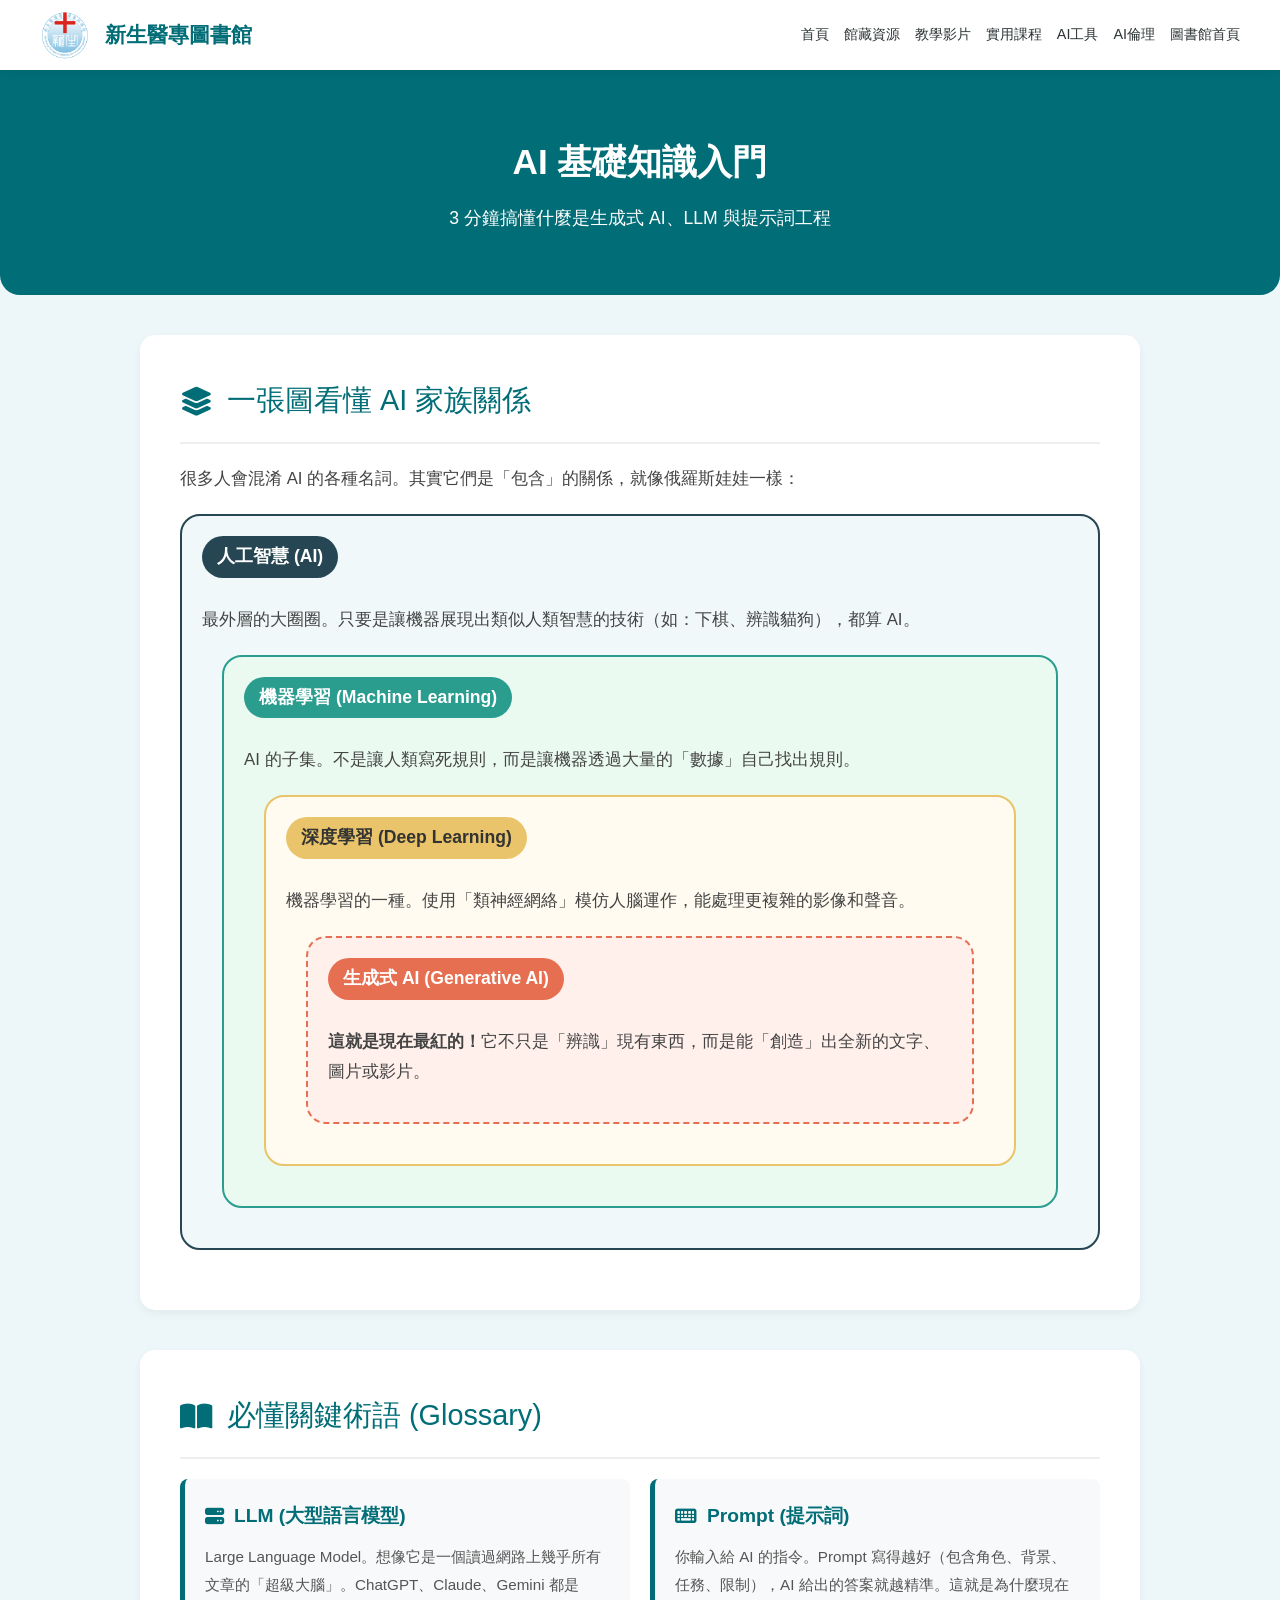
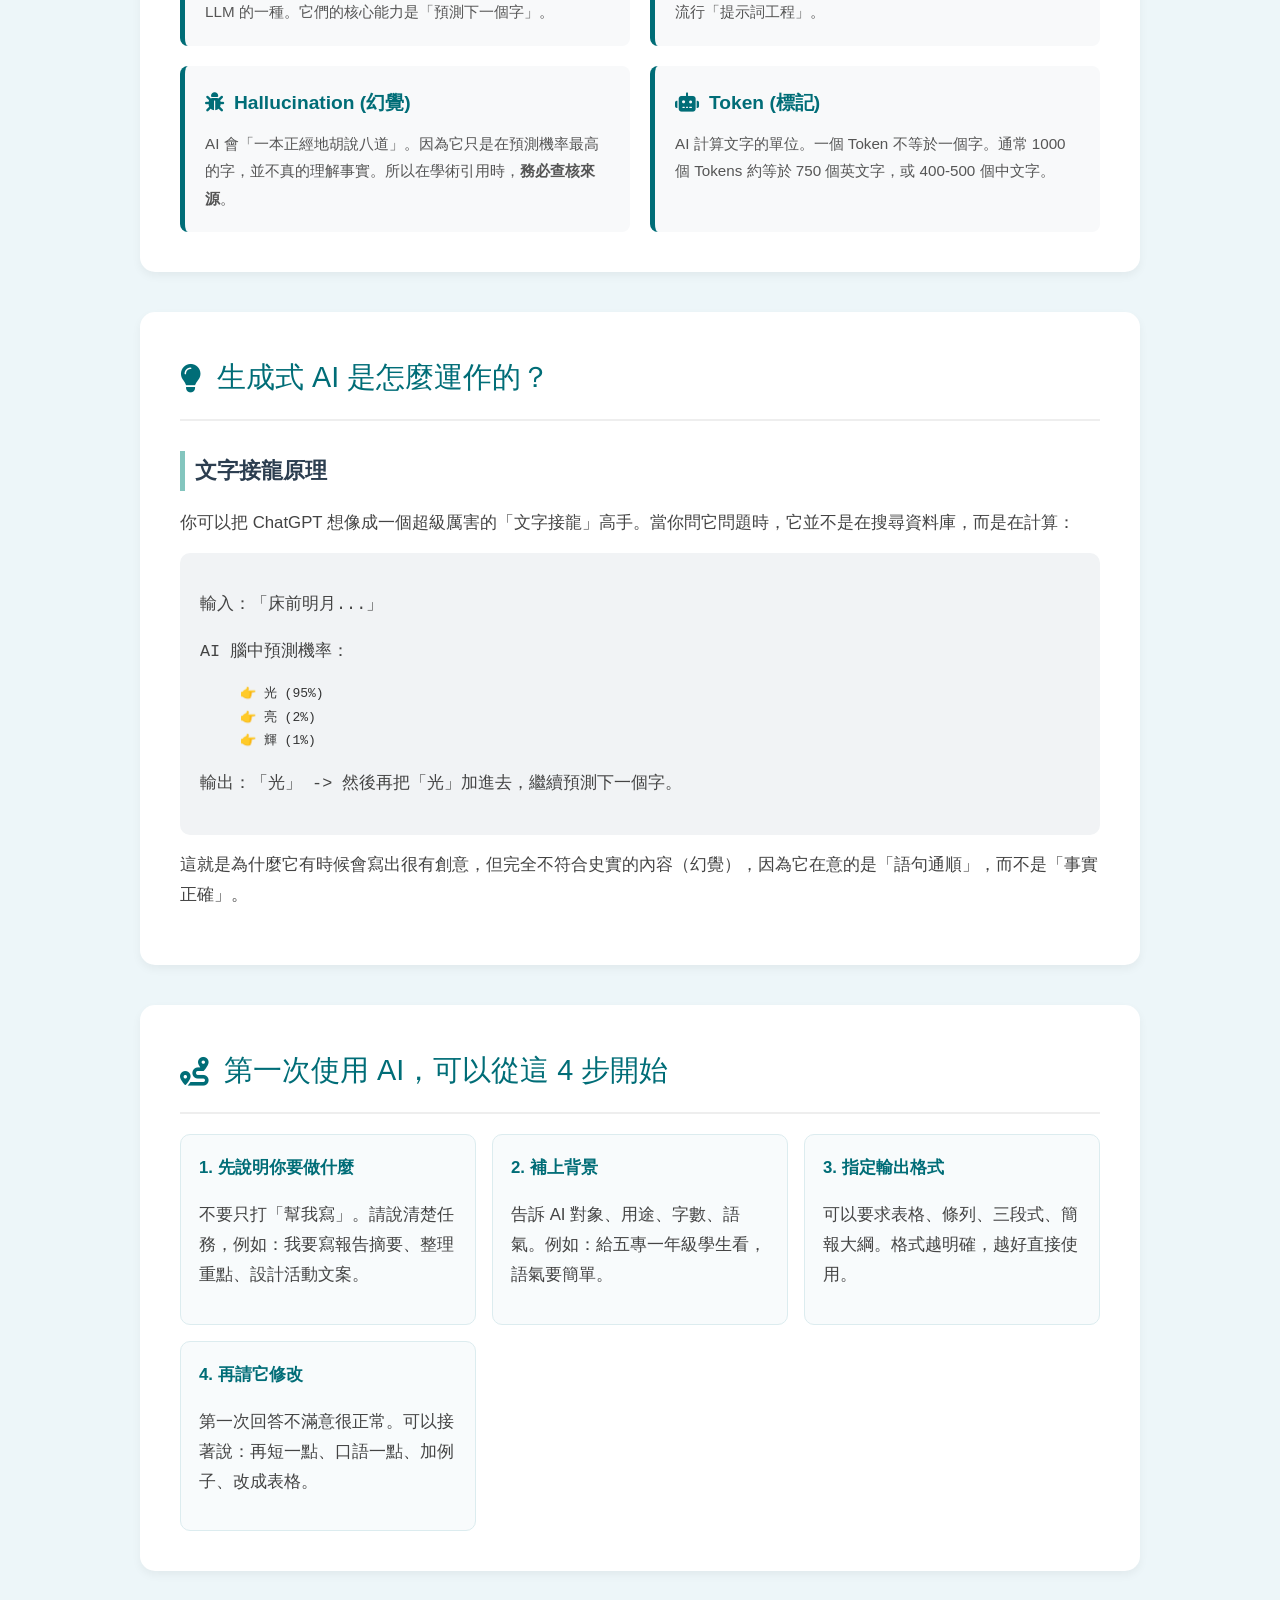
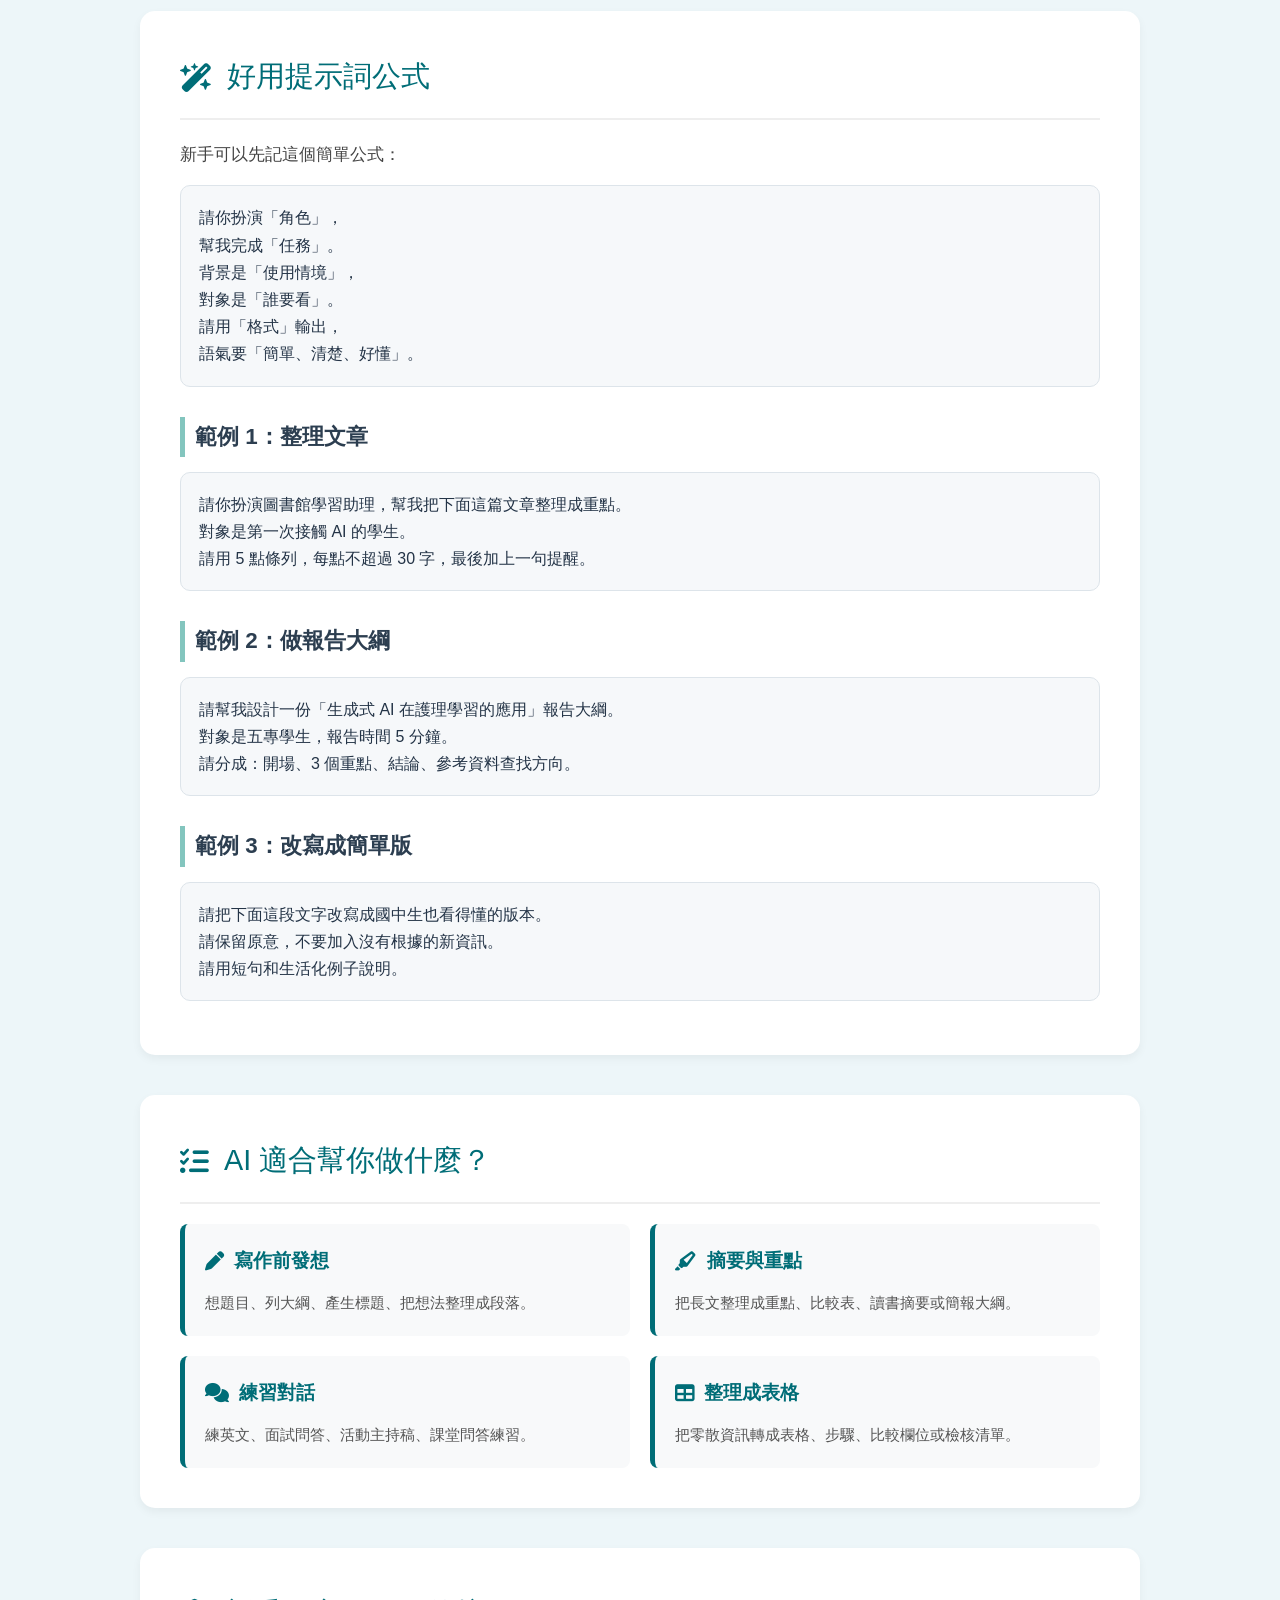
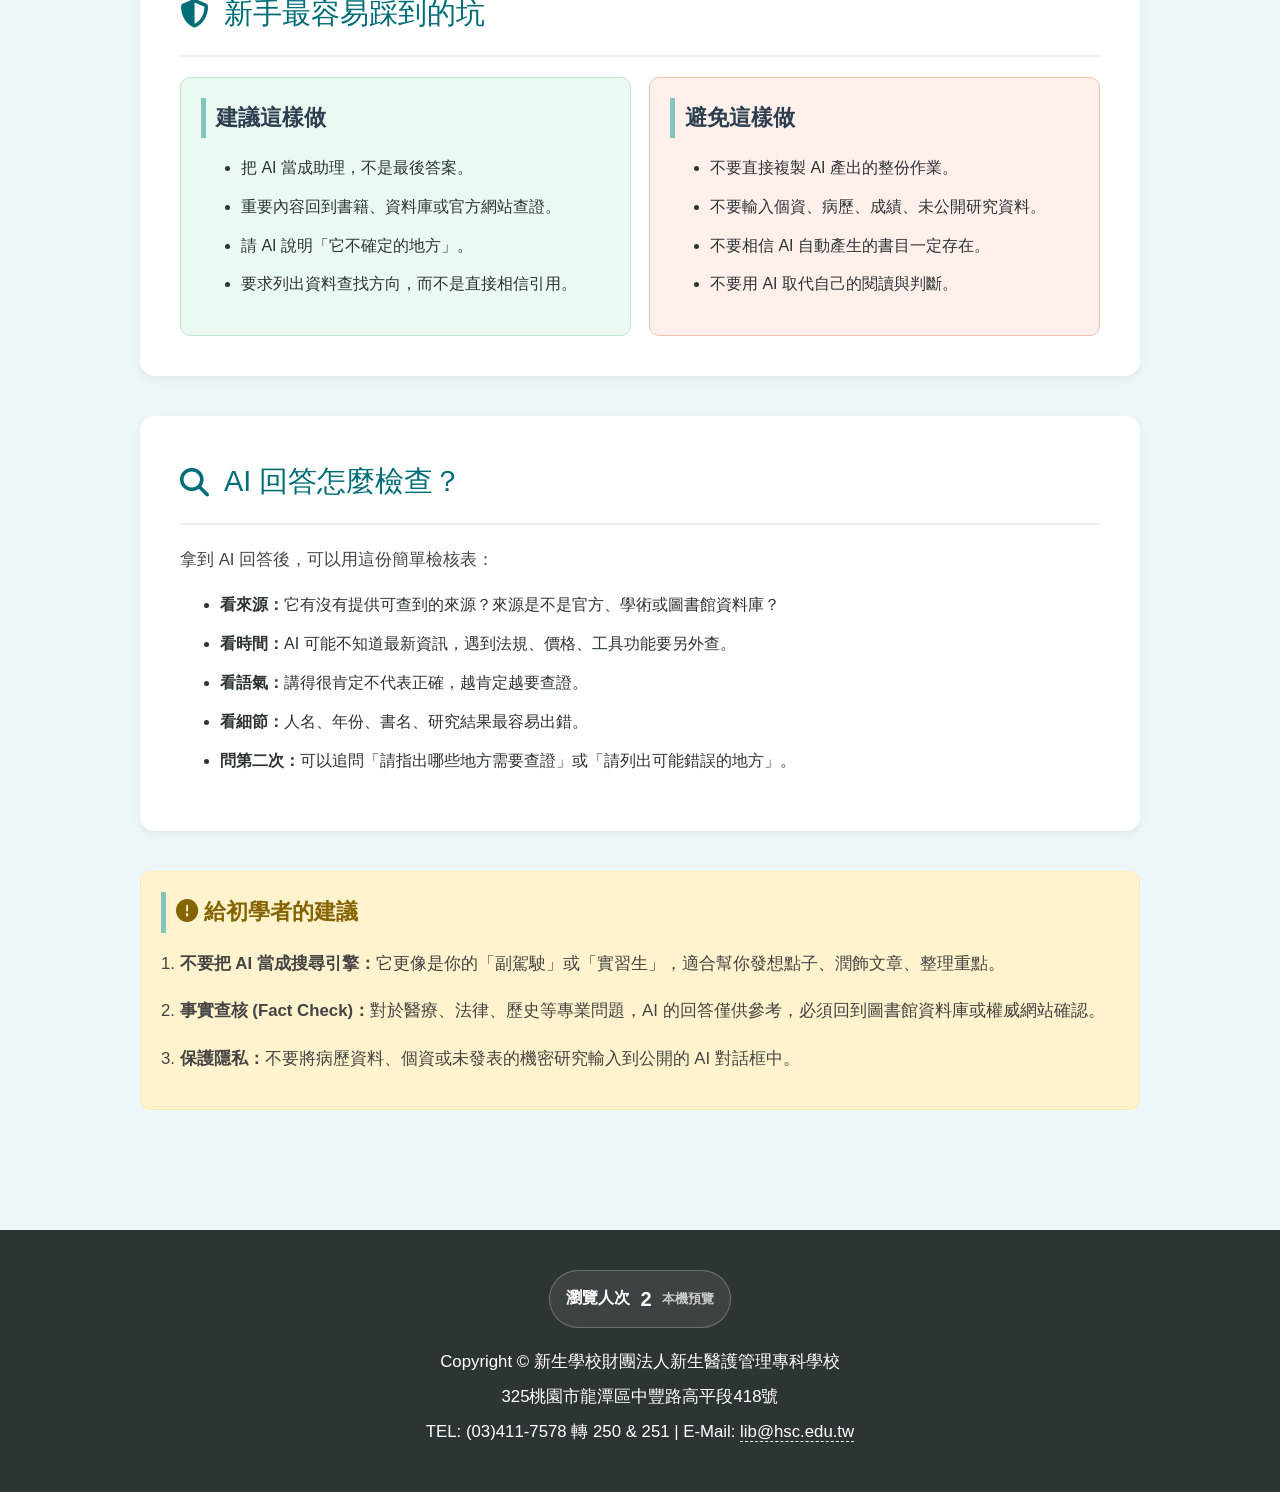
<file: basics.html>
<!DOCTYPE html>
<html lang="zh-TW">
<head>
    <meta charset="UTF-8">
    <meta name="viewport" content="width=device-width, initial-scale=1.0">
    <title>AI 基礎知識入門 | 新生醫專圖書館</title>
    <link rel="stylesheet" href="https://cdnjs.cloudflare.com/ajax/libs/font-awesome/6.4.0/css/all.min.css">
    <style>
        /* --- 沿用主視覺設定 --- */
        :root {
            --primary-color: #006d77; 
            --secondary-color: #83c5be;
            --text-main: #2d3436;
            --bg-body: #edf6f9;
            --white: #ffffff;
            --box-bg: #e1eec3;
        }

        body { margin: 0; font-family: "Microsoft JhengHei", sans-serif; background-color: var(--bg-body); color: var(--text-main); line-height: 1.8; }
        a { text-decoration: none; transition: 0.3s; color: inherit; }
        
        /* --- 導航列 --- */
        .top-bar { background: var(--white); box-shadow: 0 2px 10px rgba(0,0,0,0.05); position: sticky; top: 0; z-index: 1000; }
        .nav-container { max-width: 1200px; margin: 0 auto; display: flex; justify-content: space-between; align-items: center; padding: 10px 20px; }
        .logo-area { display: flex; align-items: center; gap: 15px; font-size: 1.3rem; font-weight: bold; color: var(--primary-color); cursor: pointer; }
        .logo-area:hover { opacity: 0.8; }
        .logo-area img { height: 50px; width: auto; } 
        
        /* 導覽連結樣式優化 */
        .nav-links { display: flex; align-items: center; }
        .nav-links a { color: var(--text-main); margin-left: 15px; font-weight: 500; font-size: 0.9rem; }
        .nav-links a:hover, .nav-links a.active { color: var(--primary-color); }

        /* --- 頁面標題區 --- */
        .page-header {
            background: var(--primary-color);
            color: white;
            padding: 60px 20px;
            text-align: center;
            margin-bottom: 40px;
            border-radius: 0 0 20px 20px;
        }
        .page-header h1 { margin: 0; font-size: 2.2rem; margin-bottom: 10px;}
        .page-header p { 
            color: #ffffff; 
            opacity: 1; 
            font-size: 1.1rem; 
            max-width: 700px; 
            margin: 0 auto; 
        }

        /* --- 容器 --- */
        .container { max-width: 1000px; margin: 0 auto; padding: 0 20px 60px 20px; }

        /* --- 文章區塊樣式 --- */
        .content-section { background: var(--white); padding: 40px; border-radius: 15px; box-shadow: 0 4px 10px rgba(0,0,0,0.05); margin-bottom: 40px; }
        
        .section-title { 
            color: var(--primary-color); 
            font-size: 1.8rem; 
            margin-bottom: 20px; 
            padding-bottom: 15px; 
            border-bottom: 2px solid #eee;
            display: flex;
            align-items: center;
            gap: 15px;
        }

        h3 { color: #2c3e50; font-size: 1.4rem; margin-top: 30px; margin-bottom: 15px; border-left: 5px solid var(--secondary-color); padding-left: 10px; }
        p { margin-bottom: 15px; font-size: 1.05rem; color: #444; }

        /* --- 概念層次圖 --- */
        .concept-box {
            border: 2px solid #ccc;
            border-radius: 20px;
            padding: 20px;
            margin: 20px 0;
            position: relative;
            background: rgba(255,255,255,0.5);
        }
        .concept-ai { border-color: #264653; background-color: #f1f8fa; }
        .concept-ml { border-color: #2a9d8f; background-color: #eafaf1; margin: 20px; }
        .concept-dl { border-color: #e9c46a; background-color: #fffbf0; margin: 20px; }
        .concept-genai { border-color: #e76f51; background-color: #fff0eb; margin: 20px; border-style: dashed; }
        
        .label { font-weight: bold; font-size: 1.1rem; margin-bottom: 10px; display: inline-block; padding: 5px 15px; color: white; border-radius: 50px; }
        .bg-ai { background: #264653; }
        .bg-ml { background: #2a9d8f; }
        .bg-dl { background: #e9c46a; color: #333; }
        .bg-genai { background: #e76f51; }

        /* --- 術語卡片網格 --- */
        .term-grid { display: grid; grid-template-columns: repeat(auto-fit, minmax(300px, 1fr)); gap: 20px; margin-top: 20px; }
        .term-card {
            background: #f8f9fa;
            border-left: 5px solid var(--primary-color);
            padding: 20px;
            border-radius: 8px;
            transition: 0.3s;
        }
        .term-card:hover { transform: translateY(-3px); box-shadow: 0 5px 15px rgba(0,0,0,0.1); }
        .term-title { font-weight: bold; font-size: 1.2rem; color: var(--primary-color); margin-bottom: 10px; display: flex; align-items: center; gap: 10px; }
        .term-desc { font-size: 0.95rem; color: #555; }

        .highlight-box {
            background-color: #fff3cd;
            border: 1px solid #ffeeba;
            color: #856404;
            padding: 20px;
            border-radius: 10px;
            margin-top: 20px;
        }

        .step-list {
            display: grid;
            grid-template-columns: repeat(auto-fit, minmax(220px, 1fr));
            gap: 16px;
            margin-top: 20px;
        }
        .step-card {
            background: #f8fbfc;
            border: 1px solid #dcecef;
            border-radius: 10px;
            padding: 18px;
        }
        .step-card strong {
            color: var(--primary-color);
            display: block;
            margin-bottom: 8px;
            font-size: 1.05rem;
        }
        .prompt-box {
            background: #f6f8fa;
            border: 1px solid #dde4ea;
            border-radius: 10px;
            padding: 18px;
            margin: 14px 0;
        }
        .prompt-box code {
            display: block;
            white-space: pre-wrap;
            font-family: "Microsoft JhengHei", sans-serif;
            color: #243447;
            line-height: 1.7;
        }
        .do-dont-grid {
            display: grid;
            grid-template-columns: repeat(auto-fit, minmax(260px, 1fr));
            gap: 18px;
        }
        .do-box, .dont-box {
            border-radius: 10px;
            padding: 20px;
        }
        .do-box { background: #eafaf1; border: 1px solid #bfe5cf; }
        .dont-box { background: #fff0eb; border: 1px solid #f3c1b1; }
        .check-list li {
            margin-bottom: 10px;
        }

        /* 頁尾樣式 */
        footer { 
            background: #2d3436; 
            color: #ffffff; 
            padding: 40px 0; 
            margin-top: 60px; 
            text-align: center; 
        }
        .footer-content { 
            max-width: 1200px; 
            margin: 0 auto; 
            padding: 0 20px; 
            line-height: 1.8; 
        }
        .footer-content p { margin: 5px 0; color: #ffffff; }
        .footer-content a { color: #ffffff; text-decoration: none; border-bottom: 1px dashed #ffffff; }
        .visit-counter {
            display: inline-flex;
            align-items: center;
            gap: 10px;
            margin-bottom: 14px;
            padding: 10px 16px;
            border: 1px solid rgba(255,255,255,0.25);
            border-radius: 999px;
            background: rgba(255,255,255,0.08);
            color: #fff;
            font-weight: bold;
        }
        .visit-counter strong { font-size: 1.25rem; }
        .visit-counter small { color: rgba(255,255,255,0.72); }

        @media (max-width: 992px) {
            .nav-links a { margin-left: 10px; font-size: 0.8rem; }
        }

        @media (max-width: 768px) {
            .nav-links { display: none; }
            .concept-ml, .concept-dl, .concept-genai { margin: 10px; padding: 10px; }
        }
    </style>
</head>
<body>

    <nav class="top-bar">
        <div class="nav-container">
            <a href="index.html" class="logo-area">
                <img src="hsclogo.png" alt="Logo">
                <span>新生醫專圖書館</span>
            </a>
            <div class="nav-links">
                <a href="index.html">首頁</a>
                <a href="books.html">館藏資源</a>
                <a href="videos.html">教學影片</a>
                <a href="courses.html">實用課程</a>
                <a href="tools.html">AI工具</a>
                <a href="index.html#ethics">AI倫理</a>
                <a href="https://lib.hsc.edu.tw/" target="_blank">圖書館首頁</a>
            </div>
        </div>
    </nav>

    <div class="page-header">
        <h1>AI 基礎知識入門</h1>
        <p>3 分鐘搞懂什麼是生成式 AI、LLM 與提示詞工程</p>
    </div>

    <div class="container">

        <div class="content-section">
            <div class="section-title">
                <i class="fa-solid fa-layer-group"></i>
                一張圖看懂 AI 家族關係
            </div>
            <p>很多人會混淆 AI 的各種名詞。其實它們是「包含」的關係，就像俄羅斯娃娃一樣：</p>
            
            

            <div class="concept-box concept-ai">
                <span class="label bg-ai">人工智慧 (AI)</span>
                <p>最外層的大圈圈。只要是讓機器展現出類似人類智慧的技術（如：下棋、辨識貓狗），都算 AI。</p>
                
                <div class="concept-box concept-ml">
                    <span class="label bg-ml">機器學習 (Machine Learning)</span>
                    <p>AI 的子集。不是讓人類寫死規則，而是讓機器透過大量的「數據」自己找出規則。</p>
                    
                    <div class="concept-box concept-dl">
                        <span class="label bg-dl">深度學習 (Deep Learning)</span>
                        <p>機器學習的一種。使用「類神經網絡」模仿人腦運作，能處理更複雜的影像和聲音。</p>
                        
                        <div class="concept-box concept-genai">
                            <span class="label bg-genai">生成式 AI (Generative AI)</span>
                            <p><strong>這就是現在最紅的！</strong>它不只是「辨識」現有東西，而是能「創造」出全新的文字、圖片或影片。</p>
                        </div>
                    </div>
                </div>
            </div>
        </div>

        <div class="content-section">
            <div class="section-title">
                <i class="fa-solid fa-book-open"></i>
                必懂關鍵術語 (Glossary)
            </div>
            <div class="term-grid">
                <div class="term-card">
                    <div class="term-title"><i class="fa-solid fa-server"></i> LLM (大型語言模型)</div>
                    <div class="term-desc">
                        Large Language Model。想像它是一個讀過網路上幾乎所有文章的「超級大腦」。ChatGPT、Claude、Gemini 都是 LLM 的一種。它們的核心能力是「預測下一個字」。
                    </div>
                </div>
                <div class="term-card">
                    <div class="term-title"><i class="fa-solid fa-keyboard"></i> Prompt (提示詞)</div>
                    <div class="term-desc">
                        你輸入給 AI 的指令。Prompt 寫得越好（包含角色、背景、任務、限制），AI 給出的答案就越精準。這就是為什麼現在流行「提示詞工程」。
                    </div>
                </div>
                <div class="term-card">
                    <div class="term-title"><i class="fa-solid fa-bug"></i> Hallucination (幻覺)</div>
                    <div class="term-desc">
                        AI 會「一本正經地胡說八道」。因為它只是在預測機率最高的字，並不真的理解事實。所以在學術引用時，<strong>務必查核來源</strong>。
                    </div>
                </div>
                <div class="term-card">
                    <div class="term-title"><i class="fa-solid fa-robot"></i> Token (標記)</div>
                    <div class="term-desc">
                        AI 計算文字的單位。一個 Token 不等於一個字。通常 1000 個 Tokens 約等於 750 個英文字，或 400-500 個中文字。
                    </div>
                </div>
            </div>
        </div>

        <div class="content-section">
            <div class="section-title">
                <i class="fa-solid fa-lightbulb"></i>
                生成式 AI 是怎麼運作的？
            </div>
            <h3>文字接龍原理</h3>
            <p>你可以把 ChatGPT 想像成一個超級厲害的「文字接龍」高手。當你問它問題時，它並不是在搜尋資料庫，而是在計算：</p>
            <div style="background:#f1f3f5; padding:20px; border-radius:10px; font-family: monospace; color:#333;">
                <p>輸入：「床前明月...」</p>
                <p>AI 腦中預測機率：</p>
                <ul style="list-style: none;">
                    <li>👉 光 (95%)</li>
                    <li>👉 亮 (2%)</li>
                    <li>👉 輝 (1%)</li>
                </ul>
                <p>輸出：「光」 -> 然後再把「光」加進去，繼續預測下一個字。</p>
            </div>
            <p style="margin-top:15px">這就是為什麼它有時候會寫出很有創意，但完全不符合史實的內容（幻覺），因為它在意的是「語句通順」，而不是「事實正確」。</p>
        </div>

        <div class="content-section">
            <div class="section-title">
                <i class="fa-solid fa-route"></i>
                第一次使用 AI，可以從這 4 步開始
            </div>
            <div class="step-list">
                <div class="step-card">
                    <strong>1. 先說明你要做什麼</strong>
                    <p>不要只打「幫我寫」。請說清楚任務，例如：我要寫報告摘要、整理重點、設計活動文案。</p>
                </div>
                <div class="step-card">
                    <strong>2. 補上背景</strong>
                    <p>告訴 AI 對象、用途、字數、語氣。例如：給五專一年級學生看，語氣要簡單。</p>
                </div>
                <div class="step-card">
                    <strong>3. 指定輸出格式</strong>
                    <p>可以要求表格、條列、三段式、簡報大綱。格式越明確，越好直接使用。</p>
                </div>
                <div class="step-card">
                    <strong>4. 再請它修改</strong>
                    <p>第一次回答不滿意很正常。可以接著說：再短一點、口語一點、加例子、改成表格。</p>
                </div>
            </div>
        </div>

        <div class="content-section">
            <div class="section-title">
                <i class="fa-solid fa-wand-magic-sparkles"></i>
                好用提示詞公式
            </div>
            <p>新手可以先記這個簡單公式：</p>
            <div class="prompt-box">
                <code>請你扮演「角色」，
幫我完成「任務」。
背景是「使用情境」，
對象是「誰要看」。
請用「格式」輸出，
語氣要「簡單、清楚、好懂」。</code>
            </div>
            <h3>範例 1：整理文章</h3>
            <div class="prompt-box">
                <code>請你扮演圖書館學習助理，幫我把下面這篇文章整理成重點。
對象是第一次接觸 AI 的學生。
請用 5 點條列，每點不超過 30 字，最後加上一句提醒。</code>
            </div>
            <h3>範例 2：做報告大綱</h3>
            <div class="prompt-box">
                <code>請幫我設計一份「生成式 AI 在護理學習的應用」報告大綱。
對象是五專學生，報告時間 5 分鐘。
請分成：開場、3 個重點、結論、參考資料查找方向。</code>
            </div>
            <h3>範例 3：改寫成簡單版</h3>
            <div class="prompt-box">
                <code>請把下面這段文字改寫成國中生也看得懂的版本。
請保留原意，不要加入沒有根據的新資訊。
請用短句和生活化例子說明。</code>
            </div>
        </div>

        <div class="content-section">
            <div class="section-title">
                <i class="fa-solid fa-list-check"></i>
                AI 適合幫你做什麼？
            </div>
            <div class="term-grid">
                <div class="term-card">
                    <div class="term-title"><i class="fa-solid fa-pen"></i> 寫作前發想</div>
                    <div class="term-desc">想題目、列大綱、產生標題、把想法整理成段落。</div>
                </div>
                <div class="term-card">
                    <div class="term-title"><i class="fa-solid fa-highlighter"></i> 摘要與重點</div>
                    <div class="term-desc">把長文整理成重點、比較表、讀書摘要或簡報大綱。</div>
                </div>
                <div class="term-card">
                    <div class="term-title"><i class="fa-solid fa-comments"></i> 練習對話</div>
                    <div class="term-desc">練英文、面試問答、活動主持稿、課堂問答練習。</div>
                </div>
                <div class="term-card">
                    <div class="term-title"><i class="fa-solid fa-table"></i> 整理成表格</div>
                    <div class="term-desc">把零散資訊轉成表格、步驟、比較欄位或檢核清單。</div>
                </div>
            </div>
        </div>

        <div class="content-section">
            <div class="section-title">
                <i class="fa-solid fa-shield-halved"></i>
                新手最容易踩到的坑
            </div>
            <div class="do-dont-grid">
                <div class="do-box">
                    <h3 style="margin-top:0;">建議這樣做</h3>
                    <ul class="check-list">
                        <li>把 AI 當成助理，不是最後答案。</li>
                        <li>重要內容回到書籍、資料庫或官方網站查證。</li>
                        <li>請 AI 說明「它不確定的地方」。</li>
                        <li>要求列出資料查找方向，而不是直接相信引用。</li>
                    </ul>
                </div>
                <div class="dont-box">
                    <h3 style="margin-top:0;">避免這樣做</h3>
                    <ul class="check-list">
                        <li>不要直接複製 AI 產出的整份作業。</li>
                        <li>不要輸入個資、病歷、成績、未公開研究資料。</li>
                        <li>不要相信 AI 自動產生的書目一定存在。</li>
                        <li>不要用 AI 取代自己的閱讀與判斷。</li>
                    </ul>
                </div>
            </div>
        </div>

        <div class="content-section">
            <div class="section-title">
                <i class="fa-solid fa-magnifying-glass"></i>
                AI 回答怎麼檢查？
            </div>
            <p>拿到 AI 回答後，可以用這份簡單檢核表：</p>
            <ul class="check-list">
                <li><strong>看來源：</strong>它有沒有提供可查到的來源？來源是不是官方、學術或圖書館資料庫？</li>
                <li><strong>看時間：</strong>AI 可能不知道最新資訊，遇到法規、價格、工具功能要另外查。</li>
                <li><strong>看語氣：</strong>講得很肯定不代表正確，越肯定越要查證。</li>
                <li><strong>看細節：</strong>人名、年份、書名、研究結果最容易出錯。</li>
                <li><strong>問第二次：</strong>可以追問「請指出哪些地方需要查證」或「請列出可能錯誤的地方」。</li>
            </ul>
        </div>

        <div class="highlight-box">
            <h3 style="margin-top:0; color:#856404;"><i class="fa-solid fa-circle-exclamation"></i> 給初學者的建議</h3>
            <p>1. <strong>不要把 AI 當成搜尋引擎：</strong>它更像是你的「副駕駛」或「實習生」，適合幫你發想點子、潤飾文章、整理重點。</p>
            <p>2. <strong>事實查核 (Fact Check)：</strong>對於醫療、法律、歷史等專業問題，AI 的回答僅供參考，必須回到圖書館資料庫或權威網站確認。</p>
            <p>3. <strong>保護隱私：</strong>不要將病歷資料、個資或未發表的機密研究輸入到公開的 AI 對話框中。</p>
        </div>

    </div>

    <footer>
        <div class="footer-content">
            <div class="visit-counter" data-visit-counter>
                <span>瀏覽人次</span>
                <strong data-visit-number>--</strong>
                <small data-visit-status>載入中</small>
            </div>
            <p>Copyright © 新生學校財團法人新生醫護管理專科學校</p>
            <p>325桃園市龍潭區中豐路高平段418號</p>
            <p>TEL: (03)411-7578 轉 250 & 251 | E-Mail: <a href="mailto:lib@hsc.edu.tw">lib@hsc.edu.tw</a></p>
        </div>
    </footer>

    <script src="counter-config.js?v=20260626a"></script>
    <script src="counter.js?v=20260626a"></script>
</body>
</html>
</file>
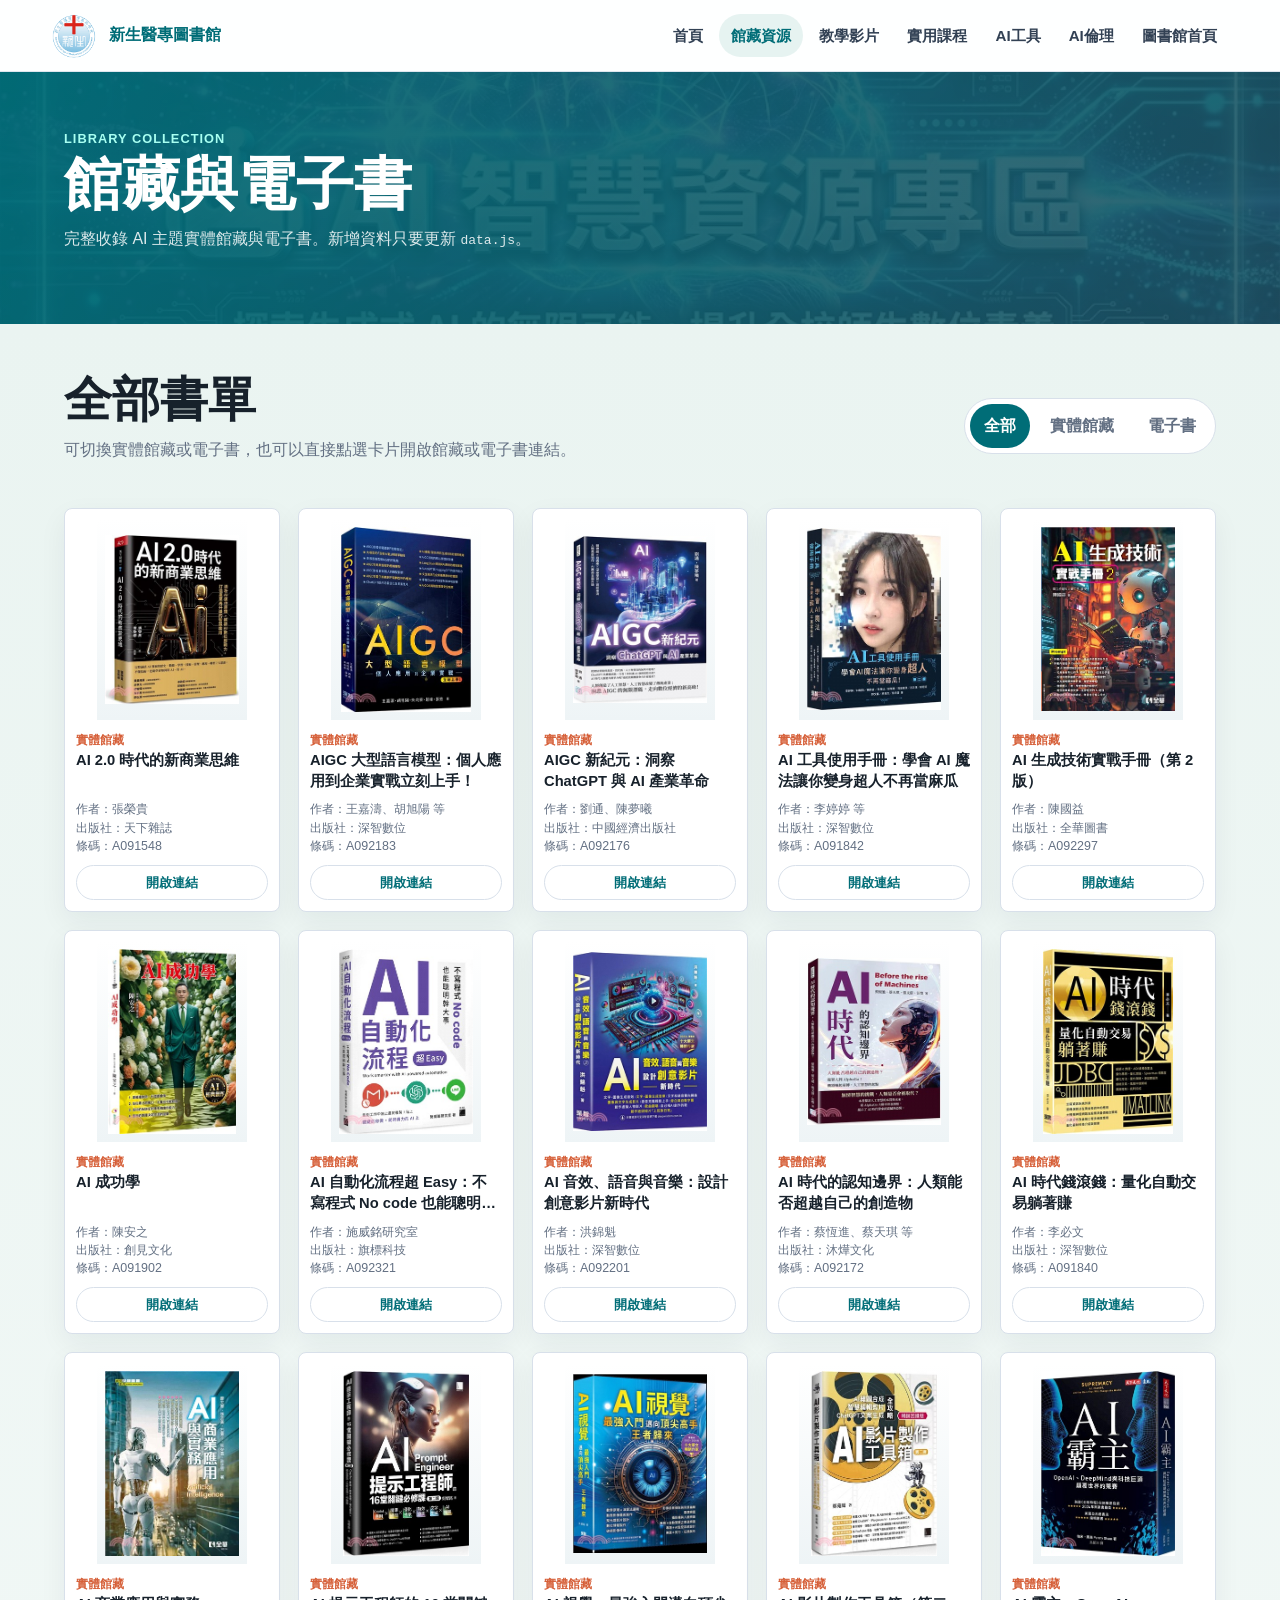
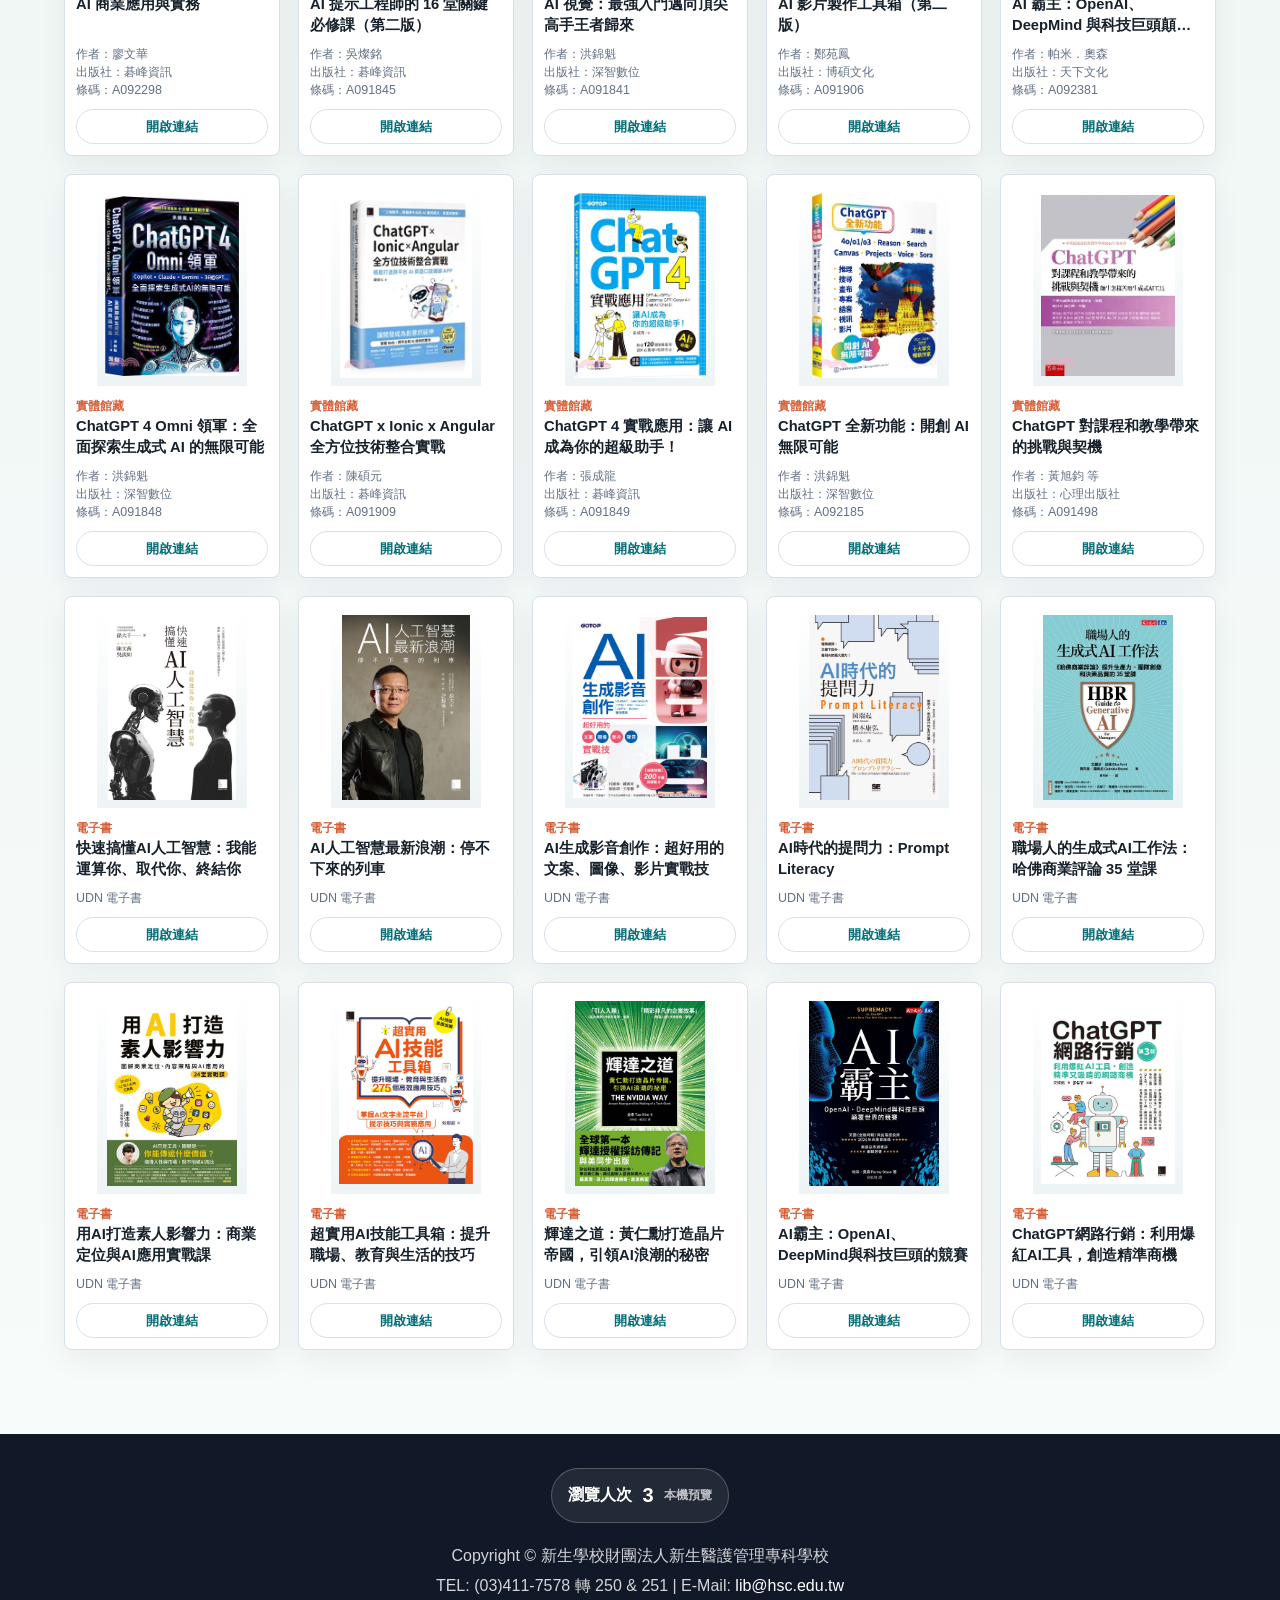
<file: books.html>
<!DOCTYPE html>
<html lang="zh-TW">
<head>
  <meta charset="UTF-8">
  <meta name="viewport" content="width=device-width, initial-scale=1.0">
  <title>館藏與電子書 | AI 主題資源網</title>
  <link rel="stylesheet" href="styles.css?v=20260625d">
</head>
<body class="list-page" data-page="books">
  <header class="site-header">
    <a class="brand" href="index.html" aria-label="回到首頁">
      <img src="hsclogo.png" alt="新生醫專圖書館">
      <span>新生醫專圖書館</span>
    </a>
    <button class="menu-toggle" type="button" aria-expanded="false" aria-controls="siteNav">選單</button>
    <nav id="siteNav" class="site-nav" aria-label="主要導覽">
      <a href="index.html">首頁</a>
      <a class="active" href="books.html">館藏資源</a>
      <a href="videos.html">教學影片</a>
      <a href="courses.html">實用課程</a>
      <a href="tools.html">AI工具</a>
      <a href="index.html#ethics">AI倫理</a>
      <a href="https://lib.hsc.edu.tw/" target="_blank" rel="noreferrer">圖書館首頁</a>
    </nav>
  </header>

  <main>
    <section class="page-hero">
      <p class="eyebrow">Library Collection</p>
      <h1>館藏與電子書</h1>
      <p>完整收錄 AI 主題實體館藏與電子書。新增資料只要更新 <code>data.js</code>。</p>
    </section>

    <section class="section soft">
      <div class="section-heading with-action">
        <div>
          <h2>全部書單</h2>
          <p>可切換實體館藏或電子書，也可以直接點選卡片開啟館藏或電子書連結。</p>
        </div>
        <div class="segmented" role="tablist" aria-label="館藏類型">
          <button class="segment active" type="button" data-book-filter="all">全部</button>
          <button class="segment" type="button" data-book-filter="paper">實體館藏</button>
          <button class="segment" type="button" data-book-filter="ebook">電子書</button>
        </div>
      </div>
      <div id="bookGrid" class="book-grid"></div>
    </section>
  </main>

  <footer class="site-footer">
    <div class="visit-counter" data-visit-counter>
      <span>瀏覽人次</span>
      <strong data-visit-number>--</strong>
      <small data-visit-status>載入中</small>
    </div>
    <p>Copyright © 新生學校財團法人新生醫護管理專科學校</p>
    <p>TEL: (03)411-7578 轉 250 & 251 | E-Mail: <a href="mailto:lib@hsc.edu.tw">lib@hsc.edu.tw</a></p>
  </footer>
  <script src="data.js?v=20260625d"></script>
  <script src="app.js?v=20260625d"></script>
  <script src="counter-config.js?v=20260626a"></script>
  <script src="counter.js?v=20260626a"></script>
</body>
</html>
</file>
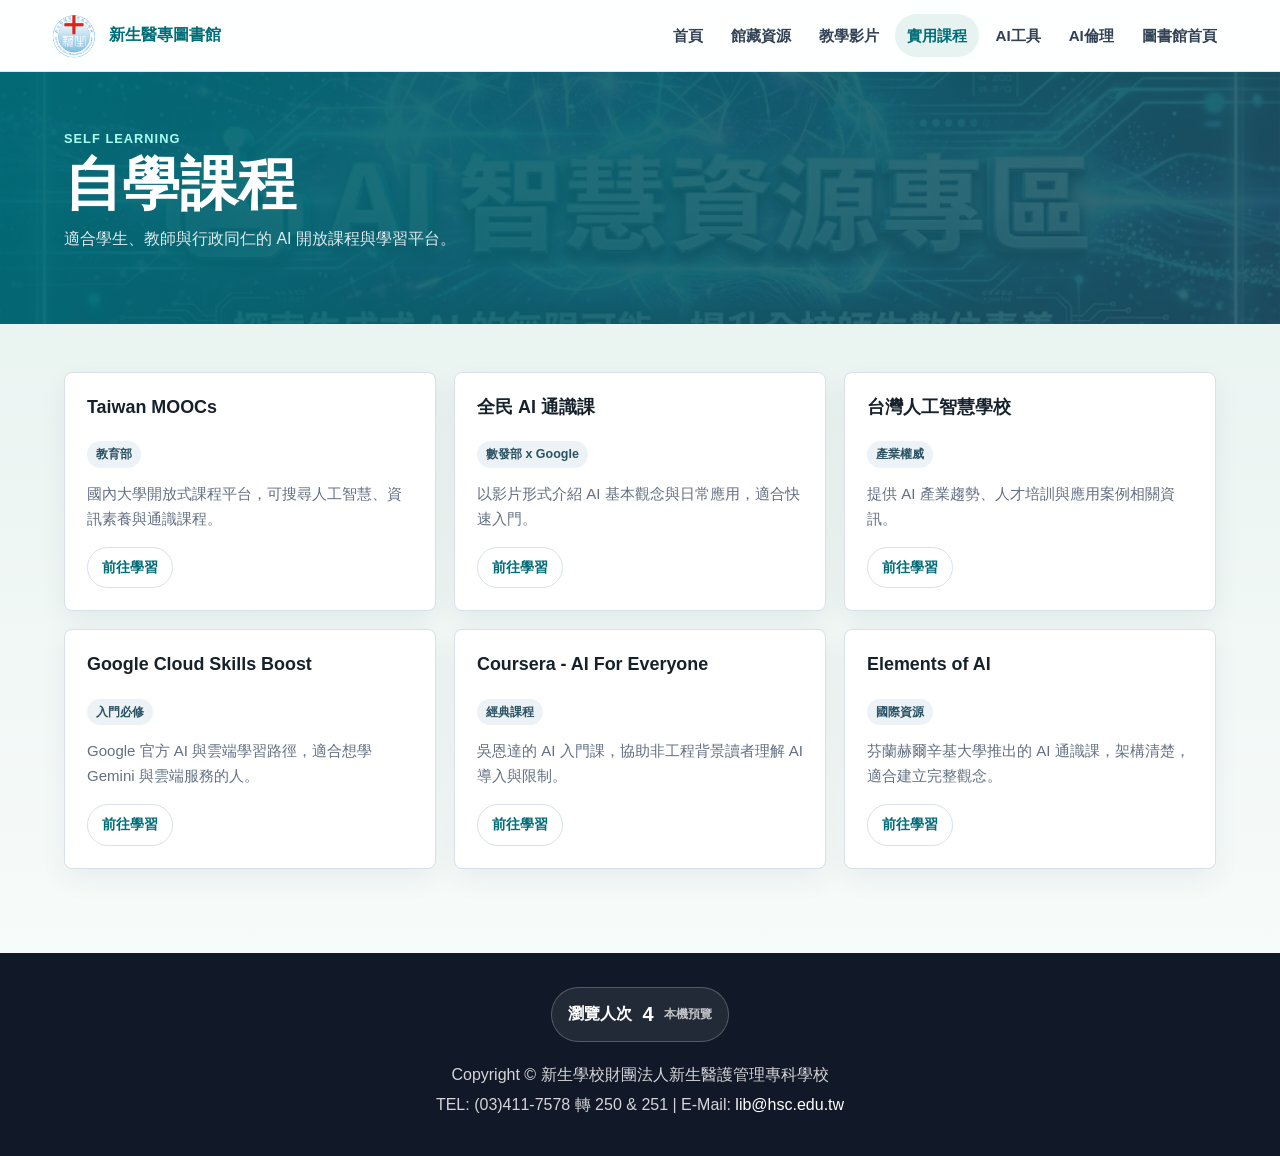
<file: courses.html>
<!DOCTYPE html>
<html lang="zh-TW">
<head>
  <meta charset="UTF-8">
  <meta name="viewport" content="width=device-width, initial-scale=1.0">
  <title>自學課程 | AI 主題資源網</title>
  <link rel="stylesheet" href="styles.css?v=20260625d">
</head>
<body class="list-page" data-page="courses">
  <header class="site-header">
    <a class="brand" href="index.html" aria-label="回到首頁">
      <img src="hsclogo.png" alt="新生醫專圖書館">
      <span>新生醫專圖書館</span>
    </a>
    <button class="menu-toggle" type="button" aria-expanded="false" aria-controls="siteNav">選單</button>
    <nav id="siteNav" class="site-nav" aria-label="主要導覽">
      <a href="index.html">首頁</a>
      <a href="books.html">館藏資源</a>
      <a href="videos.html">教學影片</a>
      <a class="active" href="courses.html">實用課程</a>
      <a href="tools.html">AI工具</a>
      <a href="index.html#ethics">AI倫理</a>
      <a href="https://lib.hsc.edu.tw/" target="_blank" rel="noreferrer">圖書館首頁</a>
    </nav>
  </header>

  <main>
    <section class="page-hero">
      <p class="eyebrow">Self Learning</p>
      <h1>自學課程</h1>
      <p>適合學生、教師與行政同仁的 AI 開放課程與學習平台。</p>
    </section>

    <section class="section soft">
      <div id="courseGrid" class="resource-grid"></div>
    </section>
  </main>

  <footer class="site-footer">
    <div class="visit-counter" data-visit-counter>
      <span>瀏覽人次</span>
      <strong data-visit-number>--</strong>
      <small data-visit-status>載入中</small>
    </div>
    <p>Copyright © 新生學校財團法人新生醫護管理專科學校</p>
    <p>TEL: (03)411-7578 轉 250 & 251 | E-Mail: <a href="mailto:lib@hsc.edu.tw">lib@hsc.edu.tw</a></p>
  </footer>
  <script src="data.js?v=20260625d"></script>
  <script src="app.js?v=20260625d"></script>
  <script src="counter-config.js?v=20260626a"></script>
  <script src="counter.js?v=20260626a"></script>
</body>
</html>
</file>
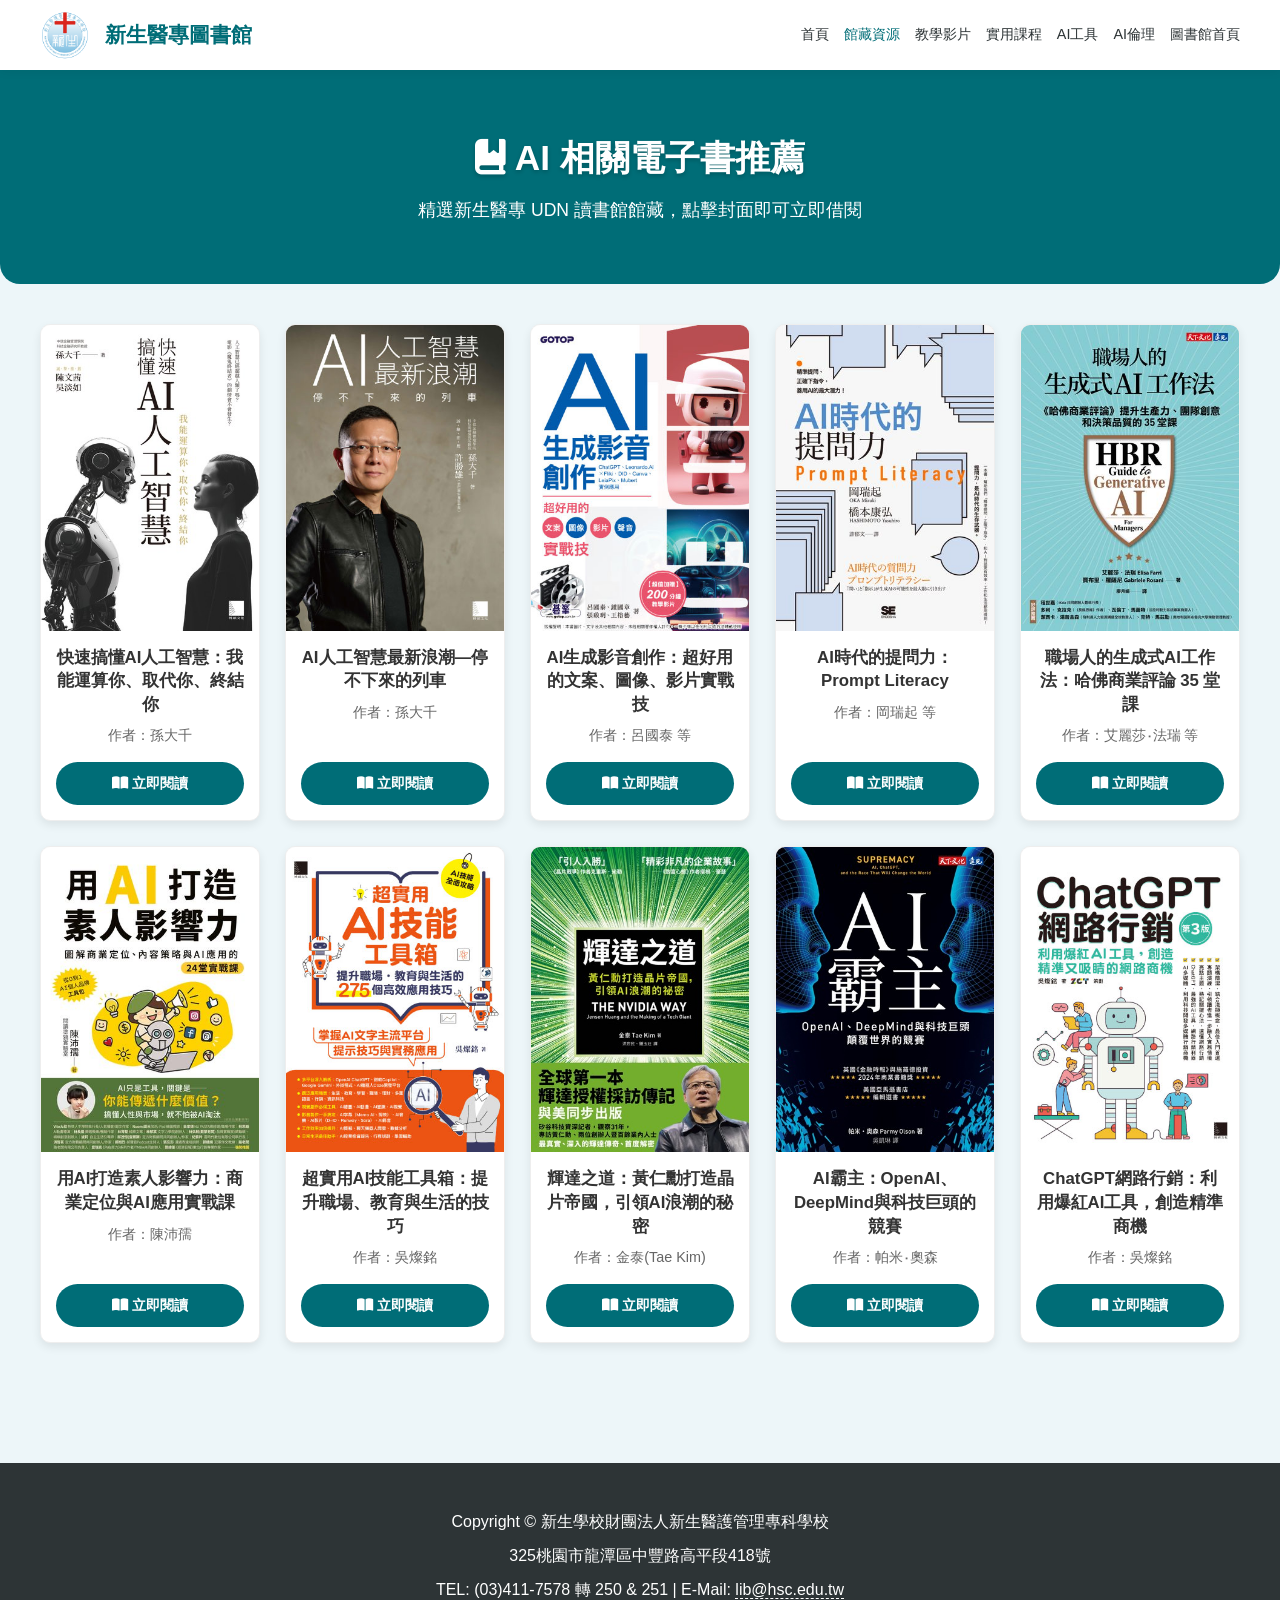
<file: ebooks.html>
<!DOCTYPE html>
<html lang="zh-TW">
<head>
    <meta charset="UTF-8">
    <meta name="viewport" content="width=device-width, initial-scale=1.0">
    <title>AI 電子書推薦 | 新生醫專圖書館</title>
    <link rel="stylesheet" href="https://cdnjs.cloudflare.com/ajax/libs/font-awesome/6.4.0/css/all.min.css">
    <style>
        /* --- 沿用主視覺設定 --- */
        :root {
            --primary-color: #006d77; 
            --secondary-color: #83c5be;
            --text-main: #2d3436;
            --bg-body: #edf6f9;
            --white: #ffffff;
        }

        body { margin: 0; font-family: "Microsoft JhengHei", sans-serif; background-color: var(--bg-body); color: var(--text-main); line-height: 1.6; }
        a { text-decoration: none; transition: 0.3s; color: inherit; }
        
        /* --- 導航列 --- */
        .top-bar { background: var(--white); box-shadow: 0 2px 10px rgba(0,0,0,0.05); position: sticky; top: 0; z-index: 1000; }
        .nav-container { max-width: 1200px; margin: 0 auto; display: flex; justify-content: space-between; align-items: center; padding: 10px 20px; }
        .logo-area { display: flex; align-items: center; gap: 15px; font-size: 1.3rem; font-weight: bold; color: var(--primary-color); cursor: pointer; }
        .logo-area:hover { opacity: 0.8; }
        .logo-area img { height: 50px; width: auto; } 
        
        /* 導覽連結樣式優化 */
        .nav-links { display: flex; align-items: center; }
        .nav-links a { color: var(--text-main); margin-left: 15px; font-weight: 500; font-size: 0.9rem; }
        .nav-links a:hover, .nav-links a.active { color: var(--primary-color); }

        /* --- 頁面標題區 --- */
        .page-header {
            background: var(--primary-color);
            color: white;
            padding: 60px 20px;
            text-align: center;
            margin-bottom: 40px;
            border-radius: 0 0 20px 20px;
        }
        .page-header h1 { margin: 0; font-size: 2.2rem; margin-bottom: 10px; text-shadow: 0 2px 4px rgba(0,0,0,0.2); }
        .page-header p { opacity: 1; font-size: 1.1rem; max-width: 700px; margin: 0 auto; color: white; }

        /* --- 容器 --- */
        .container { max-width: 1200px; margin: 0 auto; padding: 0 20px 60px 20px; }

        /* --- 電子書網格 --- */
        .book-grid { 
            display: grid; 
            /* 電腦版強制設定為 5 欄 */
            grid-template-columns: repeat(5, 1fr); 
            gap: 25px; 
            justify-content: center;
        }
        
        .book-card { 
            background: var(--white); 
            border-radius: 10px; 
            overflow: hidden; 
            box-shadow: 0 4px 10px rgba(0,0,0,0.08); 
            transition: 0.3s; 
            display: flex; 
            flex-direction: column; 
            text-align: center;
            border: 1px solid #eee;
        }
        .book-card:hover { transform: translateY(-5px); box-shadow: 0 12px 24px rgba(0,0,0,0.15); border-color: var(--secondary-color); }
        
        .book-cover-link {
            display: block;
            overflow: hidden;
            background-color: #f0f0f0;
            position: relative;
            padding-top: 140%; /* 保持書本長寬比 */
        }
        
        .book-cover-img { 
            position: absolute;
            top: 0; left: 0;
            width: 100%; 
            height: 100%; 
            object-fit: cover; 
            transition: 0.3s;
        }
        .book-card:hover .book-cover-img { opacity: 0.95; transform: scale(1.03); }

        .book-info { padding: 15px; flex-grow: 1; display: flex; flex-direction: column; justify-content: space-between; }
        .book-title { font-weight: bold; font-size: 1.05rem; color: #333; margin-bottom: 8px; line-height: 1.4; }
        .book-author { color: #666; font-size: 0.9rem; margin-bottom: 15px; }
        
        .btn-read { 
            display: block; 
            width: 100%; 
            padding: 10px 0; 
            background-color: var(--primary-color); 
            color: white; 
            border-radius: 50px; 
            font-weight: bold; 
            margin-top: auto; 
            text-decoration: none;
            font-size: 0.9rem;
        }
        .btn-read:hover { background-color: #00565e; box-shadow: 0 4px 10px rgba(0,0,0,0.2); }

        /* 頁尾 */
        footer { background: #2d3436; color: #ffffff; padding: 40px 0; margin-top: 60px; text-align: center; }
        .footer-content { max-width: 1200px; margin: 0 auto; padding: 0 20px; text-align: center; line-height: 1.8; }
        .footer-content p { margin: 5px 0; color: #ffffff; }
        .footer-content a { color: #ffffff; text-decoration: none; border-bottom: 1px dashed #ffffff; }
        .footer-content a:hover { color: var(--secondary-color); border-bottom-style: solid; }

        /* --- RWD 響應式調整 --- */
        @media (max-width: 1024px) {
            .book-grid { grid-template-columns: repeat(4, 1fr); gap: 20px; }
            .nav-links a { margin-left: 10px; font-size: 0.8rem; }
        }

        @media (max-width: 768px) {
            .book-grid { 
                grid-template-columns: repeat(auto-fill, minmax(160px, 1fr)); 
                gap: 15px; 
            }
            .book-title { font-size: 0.95rem; }
            .nav-links { display: none; }
        }
    </style>
</head>
<body>

    <nav class="top-bar">
        <div class="nav-container">
            <a href="index.html" class="logo-area">
                <img src="hsclogo.png" alt="Logo">
                <span>新生醫專圖書館</span>
            </a>
            <div class="nav-links">
                <a href="index.html">首頁</a>
                <a href="books.html" class="active">館藏資源</a>
                <a href="videos.html">教學影片</a>
                <a href="courses.html">實用課程</a>
                <a href="tools.html">AI工具</a>
                <a href="index.html#ethics">AI倫理</a>
                <a href="https://lib.hsc.edu.tw/" target="_blank">圖書館首頁</a>
            </div>
        </div>
    </nav>

    <div class="page-header">
        <h1><i class="fa-solid fa-book-bookmark"></i> AI 相關電子書推薦</h1>
        <p>精選新生醫專 UDN 讀書館館藏，點擊封面即可立即借閱</p>
    </div>

    <div class="container">
        <div class="book-grid">

            <div class="book-card">
                <a href="https://reading.udn.com/udnlib/hsc/B/229303" target="_blank" class="book-cover-link">
                    <img src="book1.jpg" alt="快速搞懂AI人工智慧" class="book-cover-img">
                </a>
                <div class="book-info">
                    <div class="book-title">快速搞懂AI人工智慧：我能運算你、取代你、終結你</div>
                    <div class="book-author">作者：孫大千</div>
                    <a href="https://reading.udn.com/udnlib/hsc/B/229303" target="_blank" class="btn-read">
                        <i class="fa-solid fa-book-open"></i> 立即閱讀
                    </a>
                </div>
            </div>

            <div class="book-card">
                <a href="https://reading.udn.com/udnlib/hsc/B/238006" target="_blank" class="book-cover-link">
                    <img src="book2.jpg" alt="AI人工智慧最新浪潮" class="book-cover-img">
                </a>
                <div class="book-info">
                    <div class="book-title">AI人工智慧最新浪潮—停不下來的列車</div>
                    <div class="book-author">作者：孫大千</div>
                    <a href="https://reading.udn.com/udnlib/hsc/B/238006" target="_blank" class="btn-read">
                        <i class="fa-solid fa-book-open"></i> 立即閱讀
                    </a>
                </div>
            </div>

            <div class="book-card">
                <a href="https://reading.udn.com/udnlib/hsc/B/236111" target="_blank" class="book-cover-link">
                    <img src="book3.jpg" alt="AI生成影音創作" class="book-cover-img">
                </a>
                <div class="book-info">
                    <div class="book-title">AI生成影音創作：超好用的文案、圖像、影片實戰技</div>
                    <div class="book-author">作者：呂國泰 等</div>
                    <a href="https://reading.udn.com/udnlib/hsc/B/236111" target="_blank" class="btn-read">
                        <i class="fa-solid fa-book-open"></i> 立即閱讀
                    </a>
                </div>
            </div>

            <div class="book-card">
                <a href="https://reading.udn.com/udnlib/hsc/B/245235" target="_blank" class="book-cover-link">
                    <img src="book4.jpg" alt="AI時代的提問力" class="book-cover-img">
                </a>
                <div class="book-info">
                    <div class="book-title">AI時代的提問力：Prompt Literacy</div>
                    <div class="book-author">作者：岡瑞起 等</div>
                    <a href="https://reading.udn.com/udnlib/hsc/B/245235" target="_blank" class="btn-read">
                        <i class="fa-solid fa-book-open"></i> 立即閱讀
                    </a>
                </div>
            </div>

            <div class="book-card">
                <a href="https://reading.udn.com/udnlib/hsc/B/245872" target="_blank" class="book-cover-link">
                    <img src="book5.jpg" alt="職場人的生成式AI工作法" class="book-cover-img">
                </a>
                <div class="book-info">
                    <div class="book-title">職場人的生成式AI工作法：哈佛商業評論 35 堂課</div>
                    <div class="book-author">作者：艾麗莎‧法瑞 等</div>
                    <a href="https://reading.udn.com/udnlib/hsc/B/245872" target="_blank" class="btn-read">
                        <i class="fa-solid fa-book-open"></i> 立即閱讀
                    </a>
                </div>
            </div>

            <div class="book-card">
                <a href="https://reading.udn.com/udnlib/hsc/B/242631" target="_blank" class="book-cover-link">
                    <img src="book6.jpg" alt="用AI打造素人影響力" class="book-cover-img">
                </a>
                <div class="book-info">
                    <div class="book-title">用AI打造素人影響力：商業定位與AI應用實戰課</div>
                    <div class="book-author">作者：陳沛孺</div>
                    <a href="https://reading.udn.com/udnlib/hsc/B/242631" target="_blank" class="btn-read">
                        <i class="fa-solid fa-book-open"></i> 立即閱讀
                    </a>
                </div>
            </div>

            <div class="book-card">
                <a href="https://reading.udn.com/udnlib/hsc/B/240508" target="_blank" class="book-cover-link">
                    <img src="book7.jpg" alt="超實用AI技能工具箱" class="book-cover-img">
                </a>
                <div class="book-info">
                    <div class="book-title">超實用AI技能工具箱：提升職場、教育與生活的技巧</div>
                    <div class="book-author">作者：吳燦銘</div>
                    <a href="https://reading.udn.com/udnlib/hsc/B/240508" target="_blank" class="btn-read">
                        <i class="fa-solid fa-book-open"></i> 立即閱讀
                    </a>
                </div>
            </div>

            <div class="book-card">
                <a href="https://reading.udn.com/udnlib/hsc/B/236166" target="_blank" class="book-cover-link">
                    <img src="book8.jpg" alt="輝達之道" class="book-cover-img">
                </a>
                <div class="book-info">
                    <div class="book-title">輝達之道：黃仁勳打造晶片帝國，引領AI浪潮的秘密</div>
                    <div class="book-author">作者：金泰(Tae Kim)</div>
                    <a href="https://reading.udn.com/udnlib/hsc/B/236166" target="_blank" class="btn-read">
                        <i class="fa-solid fa-book-open"></i> 立即閱讀
                    </a>
                </div>
            </div>

            <div class="book-card">
                <a href="https://reading.udn.com/udnlib/hsc/B/235758" target="_blank" class="book-cover-link">
                    <img src="book9.jpg" alt="AI霸主" class="book-cover-img">
                </a>
                <div class="book-info">
                    <div class="book-title">AI霸主：OpenAI、DeepMind與科技巨頭的競賽</div>
                    <div class="book-author">作者：帕米‧奧森</div>
                    <a href="https://reading.udn.com/udnlib/hsc/B/235758" target="_blank" class="btn-read">
                        <i class="fa-solid fa-book-open"></i> 立即閱讀
                    </a>
                </div>
            </div>

            <div class="book-card">
                <a href="https://reading.udn.com/udnlib/hsc/B/239860" target="_blank" class="book-cover-link">
                    <img src="book10.jpg" alt="ChatGPT網路行銷" class="book-cover-img">
                </a>
                <div class="book-info">
                    <div class="book-title">ChatGPT網路行銷：利用爆紅AI工具，創造精準商機</div>
                    <div class="book-author">作者：吳燦銘</div>
                    <a href="https://reading.udn.com/udnlib/hsc/B/239860" target="_blank" class="btn-read">
                        <i class="fa-solid fa-book-open"></i> 立即閱讀
                    </a>
                </div>
            </div>

        </div>
    </div>

    <footer>
        <div class="footer-content">
            <p>Copyright © 新生學校財團法人新生醫護管理專科學校</p>
            <p>325桃園市龍潭區中豐路高平段418號</p>
            <p>TEL: (03)411-7578 轉 250 & 251 | E-Mail: <a href="mailto:lib@hsc.edu.tw">lib@hsc.edu.tw</a></p>
        </div>
    </footer>

</body>
</html>
</file>
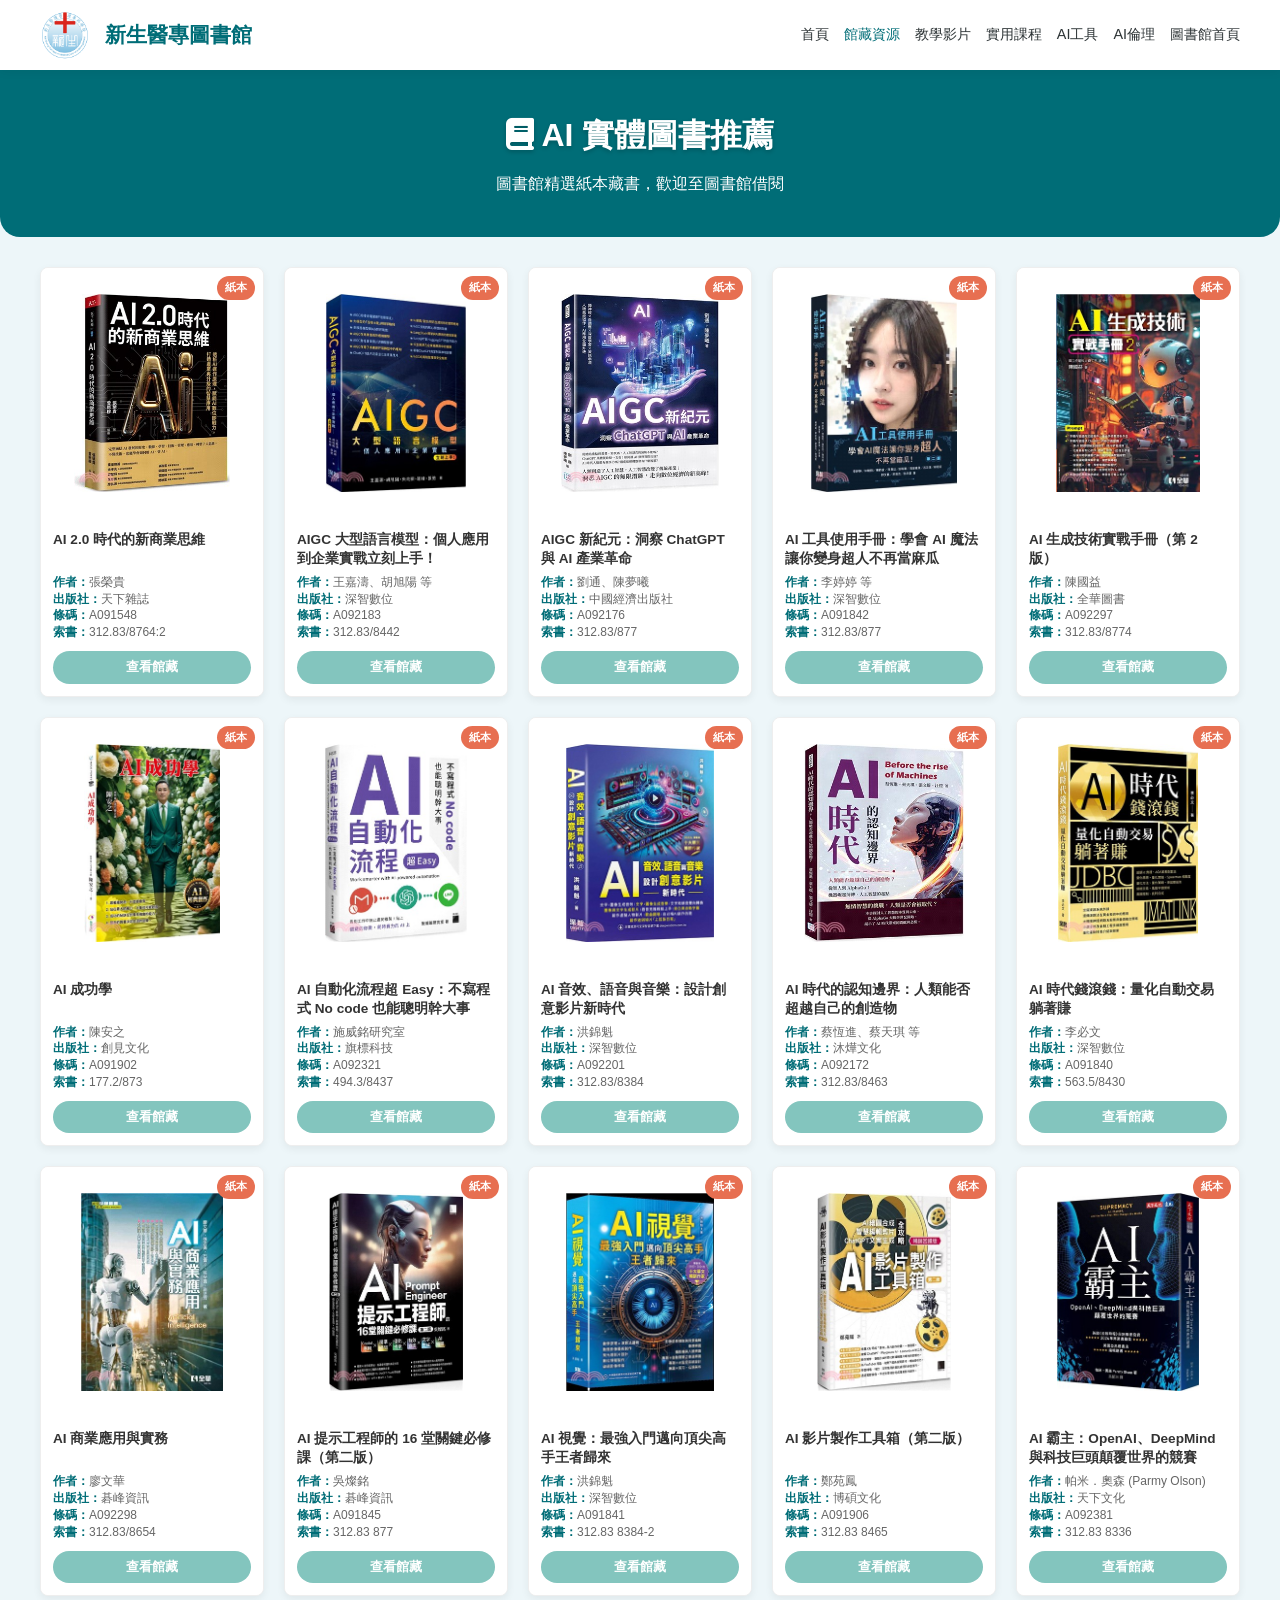
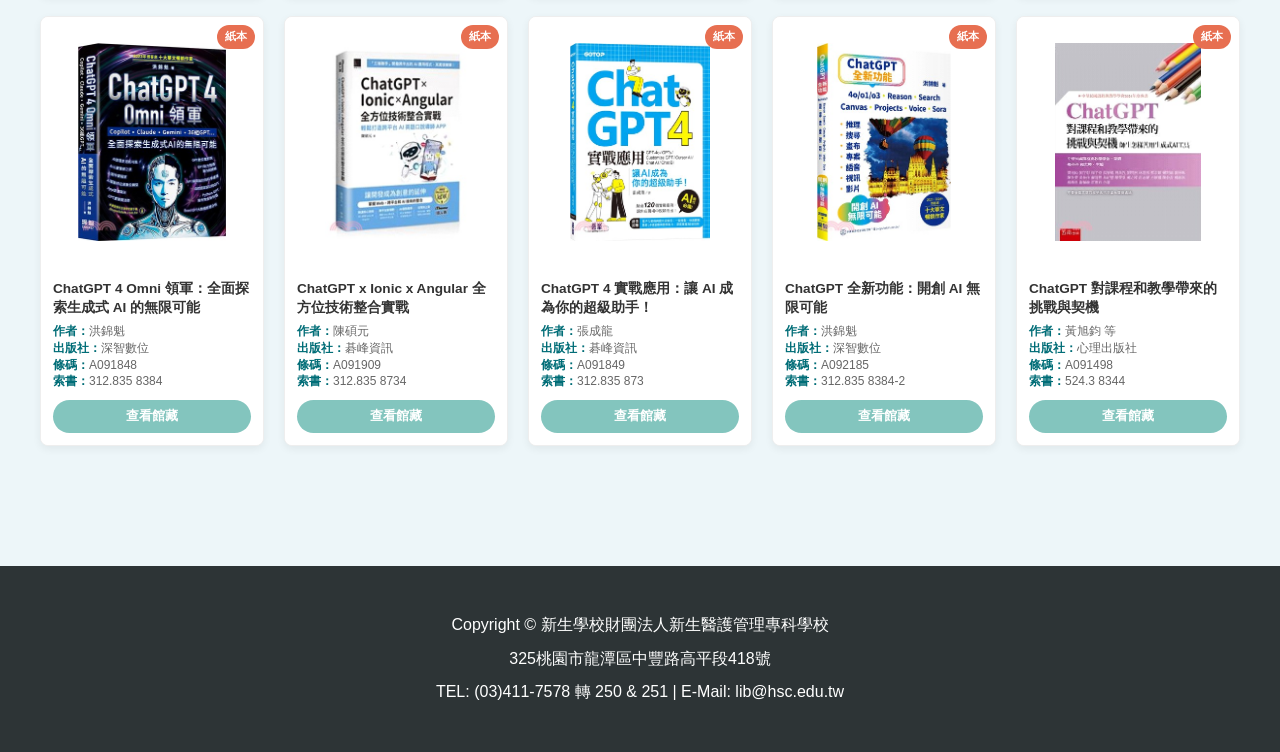
<file: library_books.html>
<!DOCTYPE html>
<html lang="zh-TW">
<head>
    <meta charset="UTF-8">
    <meta name="viewport" content="width=device-width, initial-scale=1.0">
    <title>AI 實體館藏推薦 | 新生醫專圖書館</title>
    <link rel="stylesheet" href="https://cdnjs.cloudflare.com/ajax/libs/font-awesome/6.4.0/css/all.min.css">
    <style>
        /* --- 沿用主視覺設定 --- */
        :root {
            --primary-color: #006d77; 
            --secondary-color: #83c5be;
            --text-main: #2d3436;
            --bg-body: #edf6f9;
            --white: #ffffff;
            --tag-paper: #e76f51;
        }

        body { margin: 0; font-family: "Microsoft JhengHei", sans-serif; background-color: var(--bg-body); color: var(--text-main); line-height: 1.6; }
        a { text-decoration: none; transition: 0.3s; color: inherit; }
        
        /* --- 導航列 --- */
        .top-bar { background: var(--white); box-shadow: 0 2px 10px rgba(0,0,0,0.05); position: sticky; top: 0; z-index: 1000; }
        .nav-container { max-width: 1200px; margin: 0 auto; display: flex; justify-content: space-between; align-items: center; padding: 10px 20px; }
        .logo-area { display: flex; align-items: center; gap: 15px; font-size: 1.3rem; font-weight: bold; color: var(--primary-color); cursor: pointer; }
        .logo-area img { height: 50px; width: auto; } 
        
        .nav-links { display: flex; align-items: center; }
        .nav-links a { color: var(--text-main); margin-left: 15px; font-weight: 500; font-size: 0.9rem; }
        .nav-links a:hover, .nav-links a.active { color: var(--primary-color); }

        .page-header {
            background: var(--primary-color);
            color: white;
            padding: 40px 20px;
            text-align: center;
            margin-bottom: 30px;
            border-radius: 0 0 20px 20px;
        }
        .page-header h1 { margin: 0; font-size: 2rem; margin-bottom: 10px; text-shadow: 0 2px 4px rgba(0,0,0,0.2); }
        .page-header p { opacity: 1; font-size: 1rem; max-width: 700px; margin: 0 auto; color: white; }

        .container { max-width: 1200px; margin: 0 auto; padding: 0 20px 60px 20px; }

        .book-grid { 
            display: grid; 
            grid-template-columns: repeat(5, 1fr); 
            gap: 20px; 
            justify-content: center;
        }
        
        .book-card { 
            background: var(--white); 
            border-radius: 8px; 
            overflow: hidden; 
            box-shadow: 0 3px 8px rgba(0,0,0,0.06); 
            transition: 0.3s; 
            display: flex; 
            flex-direction: column; 
            border: 1px solid #eee;
            position: relative;
        }
        .book-card:hover { transform: translateY(-5px); box-shadow: 0 10px 20px rgba(0,0,0,0.12); border-color: var(--secondary-color); }
        
        .badge-paper {
            position: absolute;
            top: 8px;
            right: 8px;
            background-color: var(--tag-paper);
            color: white;
            padding: 3px 8px;
            font-size: 0.7rem;
            border-radius: 20px;
            z-index: 10;
            font-weight: bold;
        }

        /* --- 關鍵修正：封面圖區域 --- */
        .book-cover-link {
            display: flex; /* 使用 Flex */
            justify-content: center; /* 水平置中 */
            align-items: center; /* 垂直置中 */
            background-color: #fff; 
            height: 220px; /* 固定區域高度，避免圖片撐開或縮太小 */
            padding: 15px; /* 增加四周內距，達成縮小圖片效果 */
            overflow: hidden;
        }
        
        .book-cover-img { 
            max-width: 90%; /* 寬度限制 */
            max-height: 90%; /* 高度限制 */
            width: auto; /* 自動比例 */
            height: auto; /* 自動比例 */
            object-fit: contain; /* 確保內容不被裁切且完整顯示 */
            transition: 0.3s;
        }

        .book-info { padding: 12px; flex-grow: 1; display: flex; flex-direction: column; text-align: left; background: #fff; }
        .book-title { font-weight: bold; font-size: 0.85rem; color: #333; margin-bottom: 6px; line-height: 1.4; display: -webkit-box; -webkit-line-clamp: 2; -webkit-box-orient: vertical; overflow: hidden; height: 2.8em; }
        
        .book-details { font-size: 0.75rem; color: #666; margin-bottom: 10px; line-height: 1.4; }
        .book-details b { color: var(--primary-color); }

        .btn-read { 
            display: block; 
            width: 100%; 
            padding: 6px 0; 
            background-color: var(--secondary-color); 
            color: white; 
            border-radius: 50px; 
            font-weight: bold; 
            margin-top: auto; 
            text-decoration: none;
            font-size: 0.8rem;
            text-align: center;
        }
        .btn-read:hover { background-color: var(--primary-color); }

        footer { background: #2d3436; color: #ffffff; padding: 40px 0; margin-top: 60px; text-align: center; }
        .footer-content { max-width: 1200px; margin: 0 auto; padding: 0 20px; line-height: 1.8; }
        .footer-content p { margin: 5px 0; color: #ffffff; }

        @media (max-width: 1024px) { .book-grid { grid-template-columns: repeat(3, 1fr); } }
        @media (max-width: 768px) { .book-grid { grid-template-columns: repeat(2, 1fr); gap: 15px; } .nav-links { display: none; } }
    </style>
</head>
<body>

    <nav class="top-bar">
        <div class="nav-container">
            <a href="index.html" class="logo-area">
                <img src="hsclogo.png" alt="Logo">
                <span>新生醫專圖書館</span>
            </a>
            <div class="nav-links">
                <a href="index.html">首頁</a>
                <a href="books.html" class="active">館藏資源</a>
                <a href="videos.html">教學影片</a>
                <a href="courses.html">實用課程</a>
                <a href="tools.html">AI工具</a>
                <a href="index.html#ethics">AI倫理</a>
                <a href="https://lib.hsc.edu.tw/" target="_blank">圖書館首頁</a>
            </div>
        </div>
    </nav>

    <div class="page-header">
        <h1><i class="fa-solid fa-book"></i> AI 實體圖書推薦</h1>
        <p>圖書館精選紙本藏書，歡迎至圖書館借閱</p>
    </div>

    <div class="container">
        <div class="book-grid">

            <div class="book-card">
                <span class="badge-paper">紙本</span>
                <a href="http://163.25.34.60:8080/toread/opac/search?q=A091548&max=&view=CONTENT&level=all&material_type=all&location=0" target="_blank" class="book-cover-link">
                    <img src="AIbook1.jpg" alt="封面" class="book-cover-img">
                </a>
                <div class="book-info">
                    <div class="book-title">AI 2.0 時代的新商業思維</div>
                    <div class="book-details">
                        <b>作者：</b>張榮貴<br>
                        <b>出版社：</b>天下雜誌<br>
                        <b>條碼：</b>A091548<br>
                        <b>索書：</b>312.83/8764:2
                    </div>
                    <a href="http://163.25.34.60:8080/toread/opac/search?q=A091548&max=&view=CONTENT&level=all&material_type=all&location=0" target="_blank" class="btn-read">查看館藏</a>
                </div>
            </div>

            <div class="book-card">
                <span class="badge-paper">紙本</span>
                <a href="http://163.25.34.60:8080/toread/opac/search?q=A092183&max=0&view=CONTENT&level=all&material_type=all&location=0" target="_blank" class="book-cover-link">
                    <img src="AIbook2.jpg" alt="封面" class="book-cover-img">
                </a>
                <div class="book-info">
                    <div class="book-title">AIGC 大型語言模型：個人應用到企業實戰立刻上手！</div>
                    <div class="book-details">
                        <b>作者：</b>王嘉濤、胡旭陽 等<br>
                        <b>出版社：</b>深智數位<br>
                        <b>條碼：</b>A092183<br>
                        <b>索書：</b>312.83/8442
                    </div>
                    <a href="http://163.25.34.60:8080/toread/opac/search?q=A092183&max=0&view=CONTENT&level=all&material_type=all&location=0" target="_blank" class="btn-read">查看館藏</a>
                </div>
            </div>

            <div class="book-card">
                <span class="badge-paper">紙本</span>
                <a href="http://163.25.34.60:8080/toread/opac/search?q=A092176&max=0&view=CONTENT&level=all&material_type=all&location=0" target="_blank" class="book-cover-link">
                    <img src="AIbook3.jpg" alt="封面" class="book-cover-img">
                </a>
                <div class="book-info">
                    <div class="book-title">AIGC 新紀元：洞察 ChatGPT 與 AI 產業革命</div>
                    <div class="book-details">
                        <b>作者：</b>劉通、陳夢曦<br>
                        <b>出版社：</b>中國經濟出版社<br>
                        <b>條碼：</b>A092176<br>
                        <b>索書：</b>312.83/877
                    </div>
                    <a href="http://163.25.34.60:8080/toread/opac/search?q=A092176&max=0&view=CONTENT&level=all&material_type=all&location=0" target="_blank" class="btn-read">查看館藏</a>
                </div>
            </div>

            <div class="book-card">
                <span class="badge-paper">紙本</span>
                <a href="http://163.25.34.60:8080/toread/opac/search?q=A091842&max=0&view=CONTENT&level=all&material_type=all&location=0" target="_blank" class="book-cover-link">
                    <img src="AIbook4.jpg" alt="封面" class="book-cover-img">
                </a>
                <div class="book-info">
                    <div class="book-title">AI 工具使用手冊：學會 AI 魔法讓你變身超人不再當麻瓜</div>
                    <div class="book-details">
                        <b>作者：</b>李婷婷 等<br>
                        <b>出版社：</b>深智數位<br>
                        <b>條碼：</b>A091842<br>
                        <b>索書：</b>312.83/877
                    </div>
                    <a href="http://163.25.34.60:8080/toread/opac/search?q=A091842&max=0&view=CONTENT&level=all&material_type=all&location=0" target="_blank" class="btn-read">查看館藏</a>
                </div>
            </div>

            <div class="book-card">
                <span class="badge-paper">紙本</span>
                <a href="http://163.25.34.60:8080/toread/opac/search?q=A092297&max=0&view=CONTENT&level=all&material_type=all&location=0" target="_blank" class="book-cover-link">
                    <img src="AIbook5.jpg" alt="封面" class="book-cover-img">
                </a>
                <div class="book-info">
                    <div class="book-title">AI 生成技術實戰手冊（第 2 版）</div>
                    <div class="book-details">
                        <b>作者：</b>陳國益<br>
                        <b>出版社：</b>全華圖書<br>
                        <b>條碼：</b>A092297<br>
                        <b>索書：</b>312.83/8774
                    </div>
                    <a href="http://163.25.34.60:8080/toread/opac/search?q=A092297&max=0&view=CONTENT&level=all&material_type=all&location=0" target="_blank" class="btn-read">查看館藏</a>
                </div>
            </div>

            <div class="book-card">
                <span class="badge-paper">紙本</span>
                <a href="http://163.25.34.60:8080/toread/opac/search?q=A091902&max=0&view=CONTENT&level=all&material_type=all&location=0" target="_blank" class="book-cover-link">
                    <img src="AIbook6.jpg" alt="封面" class="book-cover-img">
                </a>
                <div class="book-info">
                    <div class="book-title">AI 成功學</div>
                    <div class="book-details">
                        <b>作者：</b>陳安之<br>
                        <b>出版社：</b>創見文化<br>
                        <b>條碼：</b>A091902<br>
                        <b>索書：</b>177.2/873
                    </div>
                    <a href="http://163.25.34.60:8080/toread/opac/search?q=A091902&max=0&view=CONTENT&level=all&material_type=all&location=0" target="_blank" class="btn-read">查看館藏</a>
                </div>
            </div>

            <div class="book-card">
                <span class="badge-paper">紙本</span>
                <a href="http://163.25.34.60:8080/toread/opac/search?q=A092321&max=0&view=CONTENT&level=all&material_type=all&location=0" target="_blank" class="book-cover-link">
                    <img src="AIbook7.jpg" alt="封面" class="book-cover-img">
                </a>
                <div class="book-info">
                    <div class="book-title">AI 自動化流程超 Easy：不寫程式 No code 也能聰明幹大事</div>
                    <div class="book-details">
                        <b>作者：</b>施威銘研究室<br>
                        <b>出版社：</b>旗標科技<br>
                        <b>條碼：</b>A092321<br>
                        <b>索書：</b>494.3/8437
                    </div>
                    <a href="http://163.25.34.60:8080/toread/opac/search?q=A092321&max=0&view=CONTENT&level=all&material_type=all&location=0" target="_blank" class="btn-read">查看館藏</a>
                </div>
            </div>

            <div class="book-card">
                <span class="badge-paper">紙本</span>
                <a href="http://163.25.34.60:8080/toread/opac/search?q=A092201&max=0&view=CONTENT&level=all&material_type=all&location=0" target="_blank" class="book-cover-link">
                    <img src="AIbook8.jpg" alt="封面" class="book-cover-img">
                </a>
                <div class="book-info">
                    <div class="book-title">AI 音效、語音與音樂：設計創意影片新時代</div>
                    <div class="book-details">
                        <b>作者：</b>洪錦魁<br>
                        <b>出版社：</b>深智數位<br>
                        <b>條碼：</b>A092201<br>
                        <b>索書：</b>312.83/8384
                    </div>
                    <a href="http://163.25.34.60:8080/toread/opac/search?q=A092201&max=0&view=CONTENT&level=all&material_type=all&location=0" target="_blank" class="btn-read">查看館藏</a>
                </div>
            </div>

            <div class="book-card">
                <span class="badge-paper">紙本</span>
                <a href="http://163.25.34.60:8080/toread/opac/search?q=A092172&max=0&view=CONTENT&level=all&material_type=all&location=0" target="_blank" class="book-cover-link">
                    <img src="AIbook9.jpg" alt="封面" class="book-cover-img">
                </a>
                <div class="book-info">
                    <div class="book-title">AI 時代的認知邊界：人類能否超越自己的創造物</div>
                    <div class="book-details">
                        <b>作者：</b>蔡恆進、蔡天琪 等<br>
                        <b>出版社：</b>沐燁文化<br>
                        <b>條碼：</b>A092172<br>
                        <b>索書：</b>312.83/8463
                    </div>
                    <a href="http://163.25.34.60:8080/toread/opac/search?q=A092172&max=0&view=CONTENT&level=all&material_type=all&location=0" target="_blank" class="btn-read">查看館藏</a>
                </div>
            </div>

            <div class="book-card">
                <span class="badge-paper">紙本</span>
                <a href="http://163.25.34.60:8080/toread/opac/search?q=A091840&max=0&view=CONTENT&level=all&material_type=all&location=0" target="_blank" class="book-cover-link">
                    <img src="AIbook10.jpg" alt="封面" class="book-cover-img">
                </a>
                <div class="book-info">
                    <div class="book-title">AI 時代錢滾錢：量化自動交易躺著賺</div>
                    <div class="book-details">
                        <b>作者：</b>李必文<br>
                        <b>出版社：</b>深智數位<br>
                        <b>條碼：</b>A091840<br>
                        <b>索書：</b>563.5/8430
                    </div>
                    <a href="http://163.25.34.60:8080/toread/opac/search?q=A091840&max=0&view=CONTENT&level=all&material_type=all&location=0" target="_blank" class="btn-read">查看館藏</a>
                </div>
            </div>

            <div class="book-card">
                <span class="badge-paper">紙本</span>
                <a href="http://163.25.34.60:8080/toread/opac/search?q=A092298&max=0&view=CONTENT&level=all&material_type=all&location=0" target="_blank" class="book-cover-link">
                    <img src="AIbook11.jpg" alt="封面" class="book-cover-img">
                </a>
                <div class="book-info">
                    <div class="book-title">AI 商業應用與實務</div>
                    <div class="book-details">
                        <b>作者：</b>廖文華<br>
                        <b>出版社：</b>碁峰資訊<br>
                        <b>條碼：</b>A092298<br>
                        <b>索書：</b>312.83/8654
                    </div>
                    <a href="http://163.25.34.60:8080/toread/opac/search?q=A092298&max=0&view=CONTENT&level=all&material_type=all&location=0" target="_blank" class="btn-read">查看館藏</a>
                </div>
            </div>

            <div class="book-card">
                <span class="badge-paper">紙本</span>
                <a href="http://163.25.34.60:8080/toread/opac/search?q=A091845&max=0&view=CONTENT&level=all&material_type=all&location=0" target="_blank" class="book-cover-link">
                    <img src="AIbook12.jpg" alt="封面" class="book-cover-img">
                </a>
                <div class="book-info">
                    <div class="book-title">AI 提示工程師的 16 堂關鍵必修課（第二版）</div>
                    <div class="book-details">
                        <b>作者：</b>吳燦銘<br>
                        <b>出版社：</b>碁峰資訊<br>
                        <b>條碼：</b>A091845<br>
                        <b>索書：</b>312.83 877
                    </div>
                    <a href="http://163.25.34.60:8080/toread/opac/search?q=A091845&max=0&view=CONTENT&level=all&material_type=all&location=0" target="_blank" class="btn-read">查看館藏</a>
                </div>
            </div>

            <div class="book-card">
                <span class="badge-paper">紙本</span>
                <a href="http://163.25.34.60:8080/toread/opac/search?q=A091841&max=0&view=CONTENT&level=all&material_type=all&location=0" target="_blank" class="book-cover-link">
                    <img src="AIbook13.jpg" alt="封面" class="book-cover-img">
                </a>
                <div class="book-info">
                    <div class="book-title">AI 視覺：最強入門邁向頂尖高手王者歸來</div>
                    <div class="book-details">
                        <b>作者：</b>洪錦魁<br>
                        <b>出版社：</b>深智數位<br>
                        <b>條碼：</b>A091841<br>
                        <b>索書：</b>312.83 8384-2
                    </div>
                    <a href="http://163.25.34.60:8080/toread/opac/search?q=A091841&max=0&view=CONTENT&level=all&material_type=all&location=0" target="_blank" class="btn-read">查看館藏</a>
                </div>
            </div>

            <div class="book-card">
                <span class="badge-paper">紙本</span>
                <a href="http://163.25.34.60:8080/toread/opac/search?q=A091906&max=0&view=CONTENT&level=all&material_type=all&location=0" target="_blank" class="book-cover-link">
                    <img src="AIbook14.jpg" alt="封面" class="book-cover-img">
                </a>
                <div class="book-info">
                    <div class="book-title">AI 影片製作工具箱（第二版）</div>
                    <div class="book-details">
                        <b>作者：</b>鄭苑鳳<br>
                        <b>出版社：</b>博碩文化<br>
                        <b>條碼：</b>A091906<br>
                        <b>索書：</b>312.83 8465
                    </div>
                    <a href="http://163.25.34.60:8080/toread/opac/search?q=A091906&max=0&view=CONTENT&level=all&material_type=all&location=0" target="_blank" class="btn-read">查看館藏</a>
                </div>
            </div>

            <div class="book-card">
                <span class="badge-paper">紙本</span>
                <a href="http://163.25.34.60:8080/toread/opac/search?q=A092381&max=0&view=CONTENT&level=all&material_type=all&location=0" target="_blank" class="book-cover-link">
                    <img src="AIbook15.jpg" alt="封面" class="book-cover-img">
                </a>
                <div class="book-info">
                    <div class="book-title">AI 霸主：OpenAI、DeepMind 與科技巨頭顛覆世界的競賽</div>
                    <div class="book-details">
                        <b>作者：</b>帕米．奧森 (Parmy Olson)<br>
                        <b>出版社：</b>天下文化<br>
                        <b>條碼：</b>A092381<br>
                        <b>索書：</b>312.83 8336
                    </div>
                    <a href="http://163.25.34.60:8080/toread/opac/search?q=A092381&max=0&view=CONTENT&level=all&material_type=all&location=0" target="_blank" class="btn-read">查看館藏</a>
                </div>
            </div>

            <div class="book-card">
                <span class="badge-paper">紙本</span>
                <a href="http://163.25.34.60:8080/toread/opac/search?q=A091848&max=0&view=CONTENT&level=all&material_type=all&location=0" target="_blank" class="book-cover-link">
                    <img src="AIbook16.jpg" alt="封面" class="book-cover-img">
                </a>
                <div class="book-info">
                    <div class="book-title">ChatGPT 4 Omni 領軍：全面探索生成式 AI 的無限可能</div>
                    <div class="book-details">
                        <b>作者：</b>洪錦魁<br>
                        <b>出版社：</b>深智數位<br>
                        <b>條碼：</b>A091848<br>
                        <b>索書：</b>312.835 8384
                    </div>
                    <a href="http://163.25.34.60:8080/toread/opac/search?q=A091848&max=0&view=CONTENT&level=all&material_type=all&location=0" target="_blank" class="btn-read">查看館藏</a>
                </div>
            </div>

            <div class="book-card">
                <span class="badge-paper">紙本</span>
                <a href="http://163.25.34.60:8080/toread/opac/search?q=A091909&max=0&view=CONTENT&level=all&material_type=all&location=0" target="_blank" class="book-cover-link">
                    <img src="AIbook17.jpg" alt="封面" class="book-cover-img">
                </a>
                <div class="book-info">
                    <div class="book-title">ChatGPT x Ionic x Angular 全方位技術整合實戰</div>
                    <div class="book-details">
                        <b>作者：</b>陳碩元<br>
                        <b>出版社：</b>碁峰資訊<br>
                        <b>條碼：</b>A091909<br>
                        <b>索書：</b>312.835 8734
                    </div>
                    <a href="http://163.25.34.60:8080/toread/opac/search?q=A091909&max=0&view=CONTENT&level=all&material_type=all&location=0" target="_blank" class="btn-read">查看館藏</a>
                </div>
            </div>

            <div class="book-card">
                <span class="badge-paper">紙本</span>
                <a href="http://163.25.34.60:8080/toread/opac/search?q=A091849&max=0&view=CONTENT&level=all&material_type=all&location=0" target="_blank" class="book-cover-link">
                    <img src="AIbook18.jpg" alt="封面" class="book-cover-img">
                </a>
                <div class="book-info">
                    <div class="book-title">ChatGPT 4 實戰應用：讓 AI 成為你的超級助手！</div>
                    <div class="book-details">
                        <b>作者：</b>張成龍<br>
                        <b>出版社：</b>碁峰資訊<br>
                        <b>條碼：</b>A091849<br>
                        <b>索書：</b>312.835 873
                    </div>
                    <a href="http://163.25.34.60:8080/toread/opac/search?q=A091849&max=0&view=CONTENT&level=all&material_type=all&location=0" target="_blank" class="btn-read">查看館藏</a>
                </div>
            </div>

            <div class="book-card">
                <span class="badge-paper">紙本</span>
                <a href="http://163.25.34.60:8080/toread/opac/search?q=A092185&max=0&view=CONTENT&level=all&material_type=all&location=0" target="_blank" class="book-cover-link">
                    <img src="AIbook19.jpg" alt="封面" class="book-cover-img">
                </a>
                <div class="book-info">
                    <div class="book-title">ChatGPT 全新功能：開創 AI 無限可能</div>
                    <div class="book-details">
                        <b>作者：</b>洪錦魁<br>
                        <b>出版社：</b>深智數位<br>
                        <b>條碼：</b>A092185<br>
                        <b>索書：</b>312.835 8384-2
                    </div>
                    <a href="http://163.25.34.60:8080/toread/opac/search?q=A092185&max=0&view=CONTENT&level=all&material_type=all&location=0" target="_blank" class="btn-read">查看館藏</a>
                </div>
            </div>

            <div class="book-card">
                <span class="badge-paper">紙本</span>
                <a href="http://163.25.34.60:8080/toread/opac/search?q=A091498&max=0&view=CONTENT&level=all&material_type=all&location=0" target="_blank" class="book-cover-link">
                    <img src="AIbook20.jpg" alt="封面" class="book-cover-img">
                </a>
                <div class="book-info">
                    <div class="book-title">ChatGPT 對課程和教學帶來的挑戰與契機</div>
                    <div class="book-details">
                        <b>作者：</b>黃旭鈞 等<br>
                        <b>出版社：</b>心理出版社<br>
                        <b>條碼：</b>A091498<br>
                        <b>索書：</b>524.3 8344
                    </div>
                    <a href="http://163.25.34.60:8080/toread/opac/search?q=A091498&max=0&view=CONTENT&level=all&material_type=all&location=0" target="_blank" class="btn-read">查看館藏</a>
                </div>
            </div>

        </div>
    </div>

    <footer>
        <div class="footer-content">
            <p>Copyright © 新生學校財團法人新生醫護管理專科學校</p>
            <p>325桃園市龍潭區中豐路高平段418號</p>
            <p>TEL: (03)411-7578 轉 250 & 251 | E-Mail: lib@hsc.edu.tw</p>
        </div>
    </footer>

</body>
</html>
</file>
<file: styles.css>
:root {
  --ink: #17212b;
  --muted: #637083;
  --line: #d8e0ea;
  --paper: #ffffff;
  --wash: #f4f7fb;
  --soft: #eaf4f1;
  --brand: #006d77;
  --brand-2: #2f8f83;
  --accent: #d65f38;
  --gold: #b8872e;
  --shadow: 0 18px 45px rgba(23, 33, 43, 0.1);
}

* {
  box-sizing: border-box;
}

html {
  scroll-behavior: smooth;
}

body {
  margin: 0;
  color: var(--ink);
  background:
    linear-gradient(180deg, #eef6f5 0, var(--wash) 360px, #f8fafc 100%);
  font-family: "Microsoft JhengHei", "Noto Sans TC", Arial, sans-serif;
  line-height: 1.65;
}

a {
  color: inherit;
  text-decoration: none;
}

img {
  display: block;
  max-width: 100%;
}

.site-header {
  position: sticky;
  top: 0;
  z-index: 20;
  display: flex;
  align-items: center;
  justify-content: space-between;
  gap: 24px;
  min-height: 72px;
  padding: 10px clamp(20px, 4vw, 56px);
  background: rgba(255, 255, 255, 0.92);
  border-bottom: 1px solid rgba(216, 224, 234, 0.8);
  backdrop-filter: blur(16px);
}

.brand {
  display: inline-flex;
  align-items: center;
  gap: 12px;
  font-weight: 800;
  color: var(--brand);
  white-space: nowrap;
}

.brand img {
  width: 46px;
  height: 46px;
  object-fit: contain;
}

.site-nav {
  display: flex;
  align-items: center;
  gap: 4px;
}

.site-nav a {
  padding: 9px 12px;
  border-radius: 999px;
  color: #324154;
  font-size: 0.95rem;
  font-weight: 700;
}

.site-nav a:hover,
.site-nav a.active {
  color: var(--brand);
  background: #e6f3f1;
}

.menu-toggle {
  display: none;
  border: 1px solid var(--line);
  border-radius: 999px;
  background: var(--paper);
  color: var(--brand);
  padding: 8px 14px;
  font-weight: 800;
}

main {
  overflow: hidden;
}

.hero {
  position: relative;
  display: grid;
  grid-template-columns: minmax(0, 1.2fr) minmax(300px, 0.8fr);
  gap: clamp(28px, 5vw, 72px);
  align-items: end;
  min-height: 540px;
  padding: clamp(52px, 7vw, 100px) clamp(20px, 5vw, 72px) clamp(36px, 5vw, 72px);
  background:
    radial-gradient(circle at 74% 24%, rgba(255, 255, 255, 0.2), transparent 28%),
    linear-gradient(120deg, rgba(0, 77, 84, 0.94), rgba(20, 84, 102, 0.82)),
    url("image_3.jpg") center/cover;
  color: white;
}

.hero::after {
  position: absolute;
  inset: auto 0 0;
  height: 120px;
  content: "";
  background: linear-gradient(180deg, transparent, rgba(244, 247, 251, 0.96));
  pointer-events: none;
}

.hero-copy {
  position: relative;
  z-index: 1;
  max-width: 760px;
}

.eyebrow {
  margin: 0 0 8px;
  color: var(--brand-2);
  font-size: 0.8rem;
  font-weight: 900;
  letter-spacing: 0.08em;
  text-transform: uppercase;
}

.hero .eyebrow {
  color: #a8fff1;
}

h1,
h2,
h3,
p {
  margin-top: 0;
}

h1 {
  margin-bottom: 18px;
  font-size: clamp(2.8rem, 7vw, 5.8rem);
  line-height: 0.95;
  letter-spacing: 0;
}

h2 {
  margin-bottom: 10px;
  font-size: clamp(1.8rem, 4vw, 3rem);
  line-height: 1.15;
  letter-spacing: 0;
}

h3 {
  margin-bottom: 8px;
  font-size: 1.12rem;
  line-height: 1.35;
}

.lead {
  max-width: 650px;
  color: rgba(255, 255, 255, 0.9);
  font-size: clamp(1.05rem, 2vw, 1.35rem);
}

.hero-tags {
  display: flex;
  flex-wrap: wrap;
  gap: 8px;
  margin: 22px 0 24px;
}

.hero-tags span {
  border: 1px solid rgba(255, 255, 255, 0.34);
  border-radius: 999px;
  padding: 7px 12px;
  background: rgba(255, 255, 255, 0.12);
  color: rgba(255, 255, 255, 0.92);
  font-size: 0.88rem;
  font-weight: 800;
}

.hero-actions,
.section-heading.with-action,
.card-actions {
  display: flex;
  align-items: center;
  gap: 12px;
  flex-wrap: wrap;
}

.button {
  display: inline-flex;
  align-items: center;
  justify-content: center;
  min-height: 44px;
  padding: 10px 18px;
  border: 1px solid var(--line);
  border-radius: 999px;
  background: var(--paper);
  color: var(--brand);
  font-weight: 900;
}

.button.primary {
  border-color: var(--brand);
  background: var(--brand);
  color: white;
}

.hero .button.primary {
  border-color: white;
  background: white;
  color: var(--brand);
}

.hero .button.quiet {
  border-color: rgba(255, 255, 255, 0.5);
  background: transparent;
  color: white;
}

.button.small {
  min-height: 38px;
  padding: 8px 14px;
  font-size: 0.9rem;
}

.hero-panel {
  position: relative;
  z-index: 1;
  display: grid;
  gap: 12px;
  padding: 26px;
  border: 1px solid rgba(255, 255, 255, 0.32);
  border-radius: 8px;
  background: rgba(255, 255, 255, 0.16);
  box-shadow: 0 24px 70px rgba(0, 0, 0, 0.22);
  backdrop-filter: blur(14px);
}

.panel-kicker {
  margin-bottom: 6px;
  color: #a8fff1;
  font-size: 0.82rem;
  font-weight: 900;
}

.hero-panel div {
  display: flex;
  align-items: baseline;
  justify-content: space-between;
  gap: 20px;
  padding-bottom: 12px;
  border-bottom: 1px solid rgba(255, 255, 255, 0.25);
}

.hero-panel div:last-child {
  border-bottom: 0;
  padding-bottom: 0;
}

.hero-panel strong {
  font-size: 2.25rem;
  line-height: 1;
}

.panel-link {
  display: inline-flex;
  justify-content: center;
  margin-top: 6px;
  border: 1px solid rgba(255, 255, 255, 0.42);
  border-radius: 999px;
  padding: 9px 14px;
  color: white;
  font-weight: 900;
}

.quick-nav {
  display: grid;
  grid-template-columns: repeat(4, 1fr);
  gap: 14px;
  margin: -32px clamp(20px, 5vw, 72px) 0;
  position: relative;
  z-index: 2;
  background: transparent;
  border-bottom: 0;
}

.quick-nav a {
  display: grid;
  gap: 5px;
  min-height: 118px;
  padding: 20px;
  border: 1px solid rgba(216, 224, 234, 0.9);
  border-radius: 8px;
  background: var(--paper);
  color: var(--ink);
  box-shadow: 0 16px 34px rgba(23, 33, 43, 0.08);
  font-weight: 900;
}

.quick-nav span {
  color: var(--accent);
  font-size: 0.8rem;
}

.quick-nav em {
  color: var(--muted);
  font-size: 0.88rem;
  font-style: normal;
  font-weight: 600;
}

.curation-strip {
  display: grid;
  grid-template-columns: minmax(260px, 0.8fr) minmax(0, 1.2fr);
  gap: 28px;
  align-items: center;
  margin: 34px clamp(20px, 5vw, 72px) 0;
  padding: 26px;
  border: 1px solid rgba(216, 224, 234, 0.85);
  border-radius: 8px;
  background: linear-gradient(135deg, #ffffff, #edf8f5);
  box-shadow: 0 14px 34px rgba(23, 33, 43, 0.06);
}

.curation-strip h2 {
  margin-bottom: 0;
  font-size: clamp(1.6rem, 3vw, 2.4rem);
}

.curation-strip ol {
  display: grid;
  grid-template-columns: repeat(3, minmax(0, 1fr));
  gap: 14px;
  margin: 0;
  padding: 0;
  list-style: none;
}

.curation-strip li {
  border-left: 4px solid var(--brand);
  padding: 4px 0 4px 14px;
  color: var(--muted);
  font-size: 0.94rem;
}

.curation-strip li span {
  display: block;
  margin-bottom: 4px;
  color: var(--ink);
  font-weight: 900;
}

.section {
  padding: clamp(48px, 7vw, 84px) clamp(20px, 5vw, 72px);
}

.home-page .section {
  position: relative;
}

.page-hero {
  padding: clamp(52px, 8vw, 96px) clamp(20px, 5vw, 72px);
  background:
    linear-gradient(120deg, rgba(0, 109, 119, 0.96), rgba(31, 80, 96, 0.88)),
    url("image_3.jpg") center/cover;
  color: white;
}

.page-hero h1 {
  margin-bottom: 14px;
  font-size: clamp(2.5rem, 6vw, 5rem);
}

.page-hero p {
  max-width: 760px;
  color: rgba(255, 255, 255, 0.86);
}

.page-hero .eyebrow {
  color: #a8fff1;
}

.list-page .page-hero {
  padding: clamp(32px, 5vw, 56px) clamp(20px, 5vw, 72px);
}

.list-page .page-hero h1 {
  font-size: clamp(2.1rem, 4.5vw, 3.8rem);
}

.list-page .section {
  padding-top: clamp(28px, 4vw, 48px);
}

.section.soft {
  background: linear-gradient(180deg, var(--soft), #f7fbfa);
}

.section-heading {
  max-width: 880px;
  margin-bottom: 28px;
}

.home-page .section-heading {
  border-bottom: 1px solid rgba(216, 224, 234, 0.85);
  padding-bottom: 18px;
}

.section-heading p:last-child {
  color: var(--muted);
}

.section-heading.with-action {
  justify-content: space-between;
  max-width: none;
}

.segmented {
  display: flex;
  gap: 6px;
  padding: 5px;
  border: 1px solid var(--line);
  border-radius: 999px;
  background: var(--paper);
}

.segment {
  border: 0;
  border-radius: 999px;
  background: transparent;
  color: var(--muted);
  cursor: pointer;
  padding: 9px 14px;
  font: inherit;
  font-weight: 900;
}

.segment.active {
  background: var(--brand);
  color: white;
}

.info-grid,
.resource-grid {
  display: grid;
  grid-template-columns: repeat(3, minmax(0, 1fr));
  gap: 18px;
}

.book-grid {
  display: grid;
  grid-template-columns: repeat(5, minmax(0, 1fr));
  gap: 18px;
}

.video-grid {
  display: grid;
  grid-template-columns: repeat(5, minmax(0, 1fr));
  gap: 18px;
}

.list-page .book-grid {
  grid-template-columns: repeat(5, minmax(0, 1fr));
  gap: 18px;
}

.list-page .video-grid {
  grid-template-columns: repeat(5, minmax(0, 1fr));
  gap: 18px;
}

.info-card,
.resource-card,
.book-card,
.video-card {
  border: 1px solid var(--line);
  border-radius: 8px;
  background: var(--paper);
  box-shadow: 0 10px 28px rgba(23, 33, 43, 0.06);
}

.home-page .info-card,
.home-page .resource-card,
.home-page .book-card,
.home-page .video-card {
  box-shadow: 0 14px 32px rgba(23, 33, 43, 0.08);
}

.info-card,
.resource-card {
  padding: 22px;
}

.info-card {
  border-top: 5px solid var(--brand);
}

.info-card p,
.resource-card p,
.book-meta,
.video-card p {
  color: var(--muted);
  font-size: 0.94rem;
}

.resource-card {
  display: flex;
  flex-direction: column;
  min-height: 230px;
}

.resource-top {
  display: flex;
  align-items: center;
  gap: 12px;
  margin-bottom: 14px;
}

.resource-logo {
  width: 42px;
  height: 42px;
  border: 1px solid var(--line);
  border-radius: 8px;
  padding: 5px;
  object-fit: contain;
  background: white;
}

.tag {
  display: inline-flex;
  align-items: center;
  width: fit-content;
  min-height: 26px;
  margin-bottom: 14px;
  padding: 3px 9px;
  border-radius: 999px;
  background: #edf2f7;
  color: #2b5364;
  font-size: 0.78rem;
  font-weight: 900;
}

.resource-card .button {
  margin-top: auto;
  width: fit-content;
}

.book-card {
  overflow: hidden;
  display: flex;
  flex-direction: column;
}

.book-cover {
  display: flex;
  align-items: center;
  justify-content: center;
  aspect-ratio: 4 / 5;
  padding: 14px;
  background: linear-gradient(180deg, #ffffff, #eef4f6);
}

.book-cover img {
  width: 100%;
  height: 100%;
  object-fit: contain;
}

.list-page .book-cover {
  width: 150px;
  height: 201px;
  max-width: calc(100% - 20px);
  margin: 10px auto 0;
  padding: 8px;
  aspect-ratio: auto;
}

.list-page .book-cover img {
  width: 100%;
  height: 100%;
  object-fit: contain;
}

.list-page .book-body {
  padding: 11px;
}

.list-page .book-card h3 {
  min-height: 2.9em;
  font-size: 0.92rem;
  line-height: 1.45;
}

.list-page .book-meta {
  margin-bottom: 10px;
  font-size: 0.78rem;
  line-height: 1.45;
}

.list-page .book-type {
  font-size: 0.72rem;
}

.list-page .book-body .button {
  min-height: 34px;
  padding: 6px 10px;
  font-size: 0.8rem;
}

.book-body {
  display: flex;
  flex: 1;
  flex-direction: column;
  padding: 14px;
}

.book-type {
  color: var(--accent);
  font-size: 0.78rem;
  font-weight: 900;
}

.book-card h3 {
  display: -webkit-box;
  min-height: 3.1em;
  overflow: hidden;
  -webkit-box-orient: vertical;
  -webkit-line-clamp: 2;
}

.home-page .book-grid {
  grid-template-columns: repeat(5, minmax(0, 1fr));
  gap: 14px;
}

.home-page .book-cover {
  width: 120px;
  height: 160px;
  max-width: calc(100% - 18px);
  margin: 10px auto 0;
  padding: 6px;
  aspect-ratio: auto;
}

.home-page .book-body {
  padding: 10px;
}

.home-page .book-body .book-meta {
  display: none;
}

.home-page .book-card h3 {
  min-height: 2.8em;
  font-size: 0.86rem;
  line-height: 1.4;
}

.home-page .video-grid {
  grid-template-columns: repeat(5, minmax(0, 1fr));
  gap: 14px;
}

.home-page .video-thumb img {
  object-fit: contain;
  background: #111827;
}

.home-page .video-body h3 {
  min-height: 2.8em;
  font-size: 0.84rem;
  line-height: 1.4;
}

.home-page .video-body {
  padding: 10px;
}

.home-page .video-channel {
  font-size: 0.76rem;
}

.home-page .play-mark {
  width: 38px;
  height: 38px;
  font-size: 1rem;
}

.book-meta {
  margin-bottom: 14px;
}

.book-body .button {
  margin-top: auto;
  width: 100%;
}

.video-card {
  overflow: hidden;
  border-radius: 8px;
  box-shadow: 0 8px 22px rgba(23, 33, 43, 0.12);
}

.list-page .video-card {
  background: transparent;
  border: 0;
  box-shadow: 0 8px 22px rgba(23, 33, 43, 0.16);
}

.video-thumb {
  position: relative;
  aspect-ratio: 16 / 9;
  overflow: hidden;
  background: #111827;
}

.video-thumb img {
  width: 100%;
  height: 100%;
  object-fit: cover;
}

.list-page .video-thumb {
  aspect-ratio: 16 / 9;
  border-radius: 8px;
}

.list-page .video-body {
  padding: 13px 14px 16px;
}

.list-page .video-body h3 {
  min-height: 3em;
  font-size: 0.94rem;
  line-height: 1.5;
}

.list-page .video-card p {
  margin-bottom: 0;
  font-size: 0.82rem;
}

.play-mark {
  position: absolute;
  inset: 50% auto auto 50%;
  transform: translate(-50%, -50%);
  display: grid;
  place-items: center;
  width: 48px;
  height: 48px;
  border-radius: 999px;
  background: rgba(255, 255, 255, 0.72);
  color: rgba(0, 109, 119, 0.92);
  box-shadow: 0 4px 12px rgba(0, 0, 0, 0.18);
  font-weight: 900;
  font-size: 1.25rem;
}

.list-page .play-mark {
  width: 46px;
  height: 46px;
  background: rgba(255, 255, 255, 0.7);
  color: rgba(0, 109, 119, 0.78);
}

.video-body {
  padding: 13px 14px 16px;
}

.video-channel {
  color: var(--brand);
  font-size: 0.82rem;
  font-weight: 800;
  line-height: 1.45;
  margin-bottom: 0;
}

.video-body h3 {
  display: -webkit-box;
  min-height: 3em;
  overflow: hidden;
  -webkit-box-orient: vertical;
  -webkit-line-clamp: 2;
  margin-bottom: 10px;
  color: var(--ink);
  font-size: 0.94rem;
  line-height: 1.5;
  font-weight: 500;
}

.ethics {
  background: #fff8eb;
}

.update-guide {
  display: flex;
  align-items: center;
  justify-content: space-between;
  gap: 24px;
  background: var(--ink);
  color: white;
}

.update-guide > div {
  max-width: 820px;
}

.update-guide p {
  color: rgba(255, 255, 255, 0.78);
}

.update-guide code {
  color: #fff0a8;
}

.site-footer {
  padding: 34px 20px;
  background: #111827;
  color: rgba(255, 255, 255, 0.82);
  text-align: center;
}

.site-footer p {
  margin: 4px 0;
}

.site-footer a {
  color: white;
}

.visit-counter {
  display: inline-flex;
  align-items: center;
  justify-content: center;
  gap: 10px;
  margin-bottom: 16px;
  padding: 10px 16px;
  border: 1px solid rgba(255, 255, 255, 0.22);
  border-radius: 999px;
  background: rgba(255, 255, 255, 0.08);
  color: white;
  font-weight: 900;
}

.visit-counter strong {
  font-size: 1.25rem;
}

.visit-counter small {
  color: rgba(255, 255, 255, 0.72);
  font-size: 0.78rem;
}

@media (max-width: 1100px) {
  .curation-strip {
    grid-template-columns: 1fr;
  }

  .curation-strip ol {
    grid-template-columns: 1fr;
  }

  .home-page .book-grid,
  .book-grid {
    grid-template-columns: repeat(4, minmax(0, 1fr));
  }

  .home-page .video-grid,
  .video-grid {
    grid-template-columns: repeat(3, minmax(0, 1fr));
  }

  .list-page .book-grid,
  .list-page .video-grid {
    grid-template-columns: repeat(5, minmax(0, 1fr));
  }
}

@media (max-width: 900px) {
  .site-header {
    align-items: flex-start;
    flex-wrap: wrap;
  }

  .menu-toggle {
    display: inline-flex;
  }

  .site-nav {
    display: none;
    width: 100%;
    grid-template-columns: repeat(2, 1fr);
  }

  .site-nav.open {
    display: grid;
  }

  .hero {
    grid-template-columns: 1fr;
    min-height: auto;
  }

  .quick-nav {
    grid-template-columns: repeat(2, minmax(0, 1fr));
    margin-top: 18px;
  }

  .info-grid,
  .resource-grid {
    grid-template-columns: repeat(2, minmax(0, 1fr));
  }

  .book-grid,
  .home-page .book-grid,
  .home-page .video-grid,
  .video-grid {
    grid-template-columns: repeat(2, minmax(0, 1fr));
  }

  .list-page .book-grid,
  .list-page .video-grid {
    grid-template-columns: repeat(3, minmax(0, 1fr));
  }
}

@media (max-width: 620px) {
  .site-header {
    padding-inline: 16px;
  }

  .brand span {
    font-size: 0.95rem;
  }

  .quick-nav,
  .curation-strip,
  .info-grid,
  .resource-grid,
  .book-grid,
  .video-grid {
    grid-template-columns: 1fr;
  }

  .quick-nav,
  .curation-strip {
    margin-inline: 16px;
  }

  .quick-nav a {
    min-height: 96px;
  }

  .section-heading.with-action,
  .update-guide {
    align-items: flex-start;
    flex-direction: column;
  }

  .segmented {
    width: 100%;
    overflow-x: auto;
  }
}
</file>
